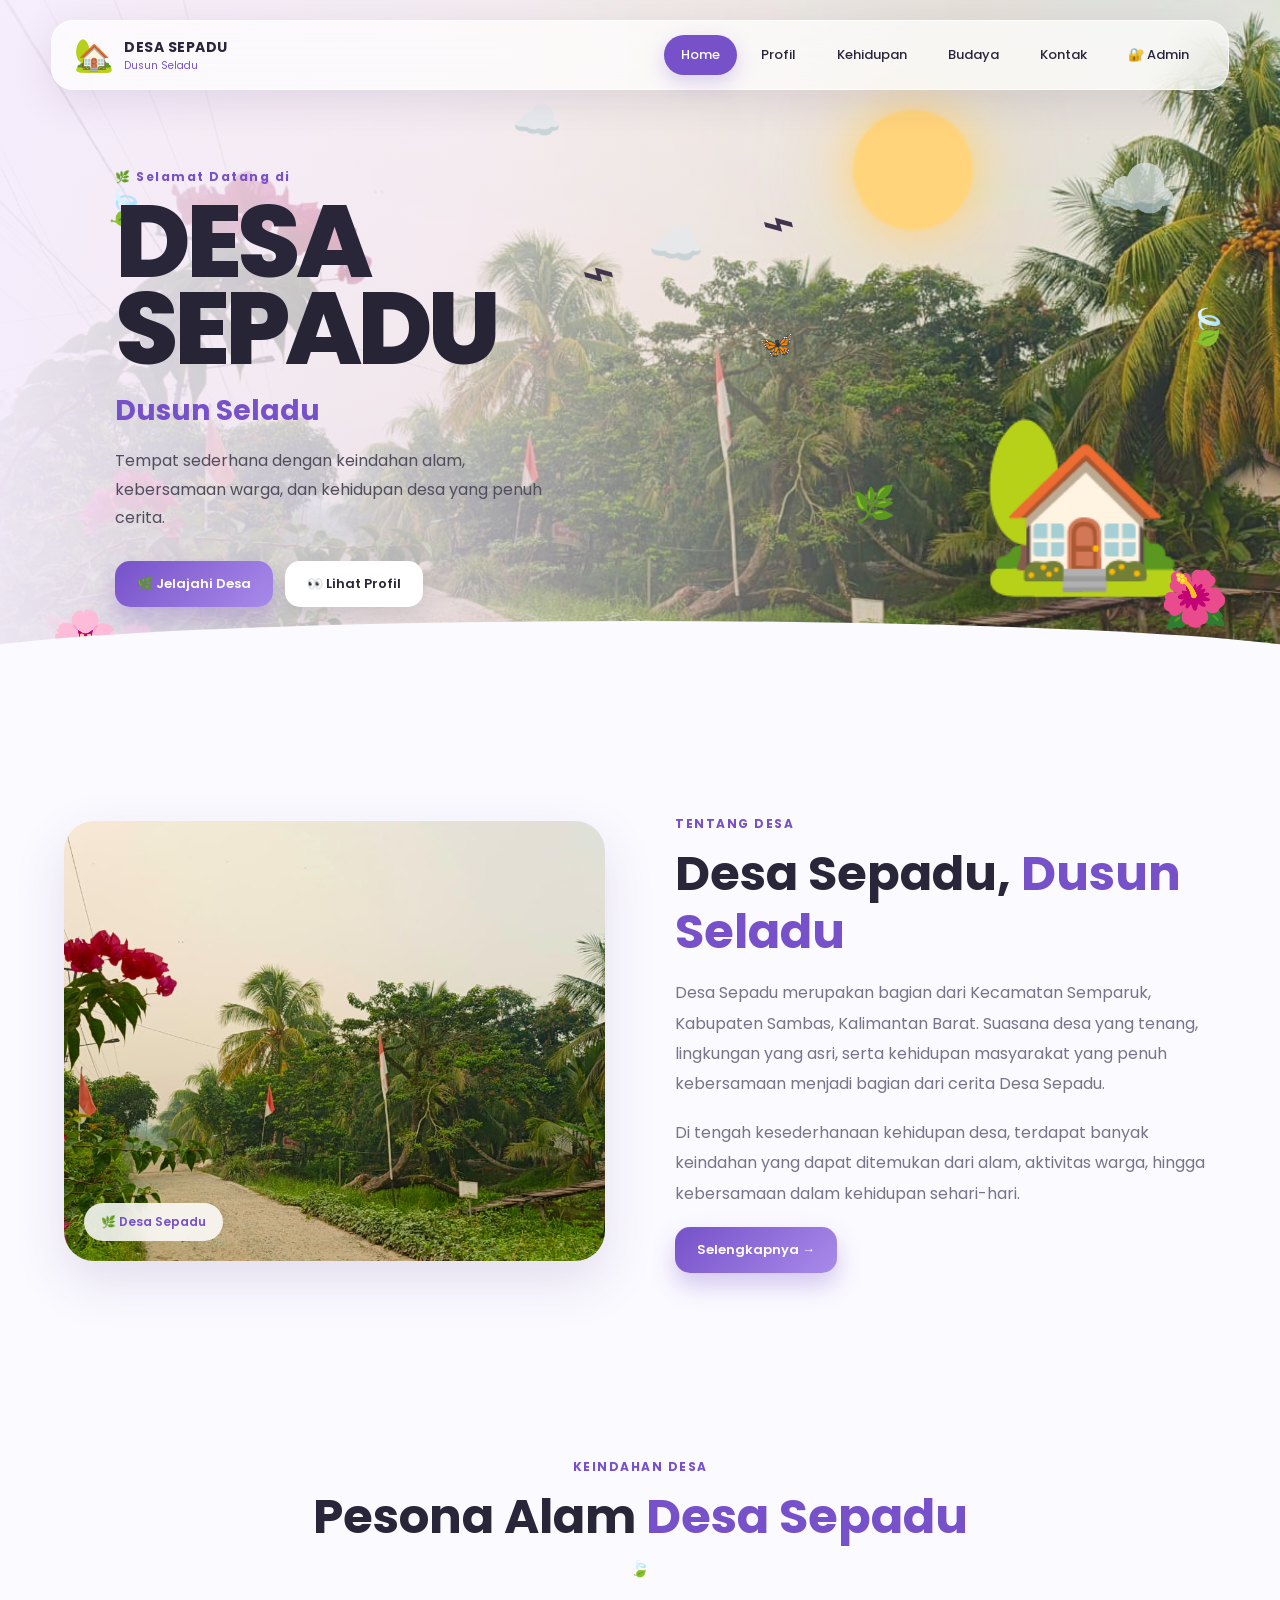
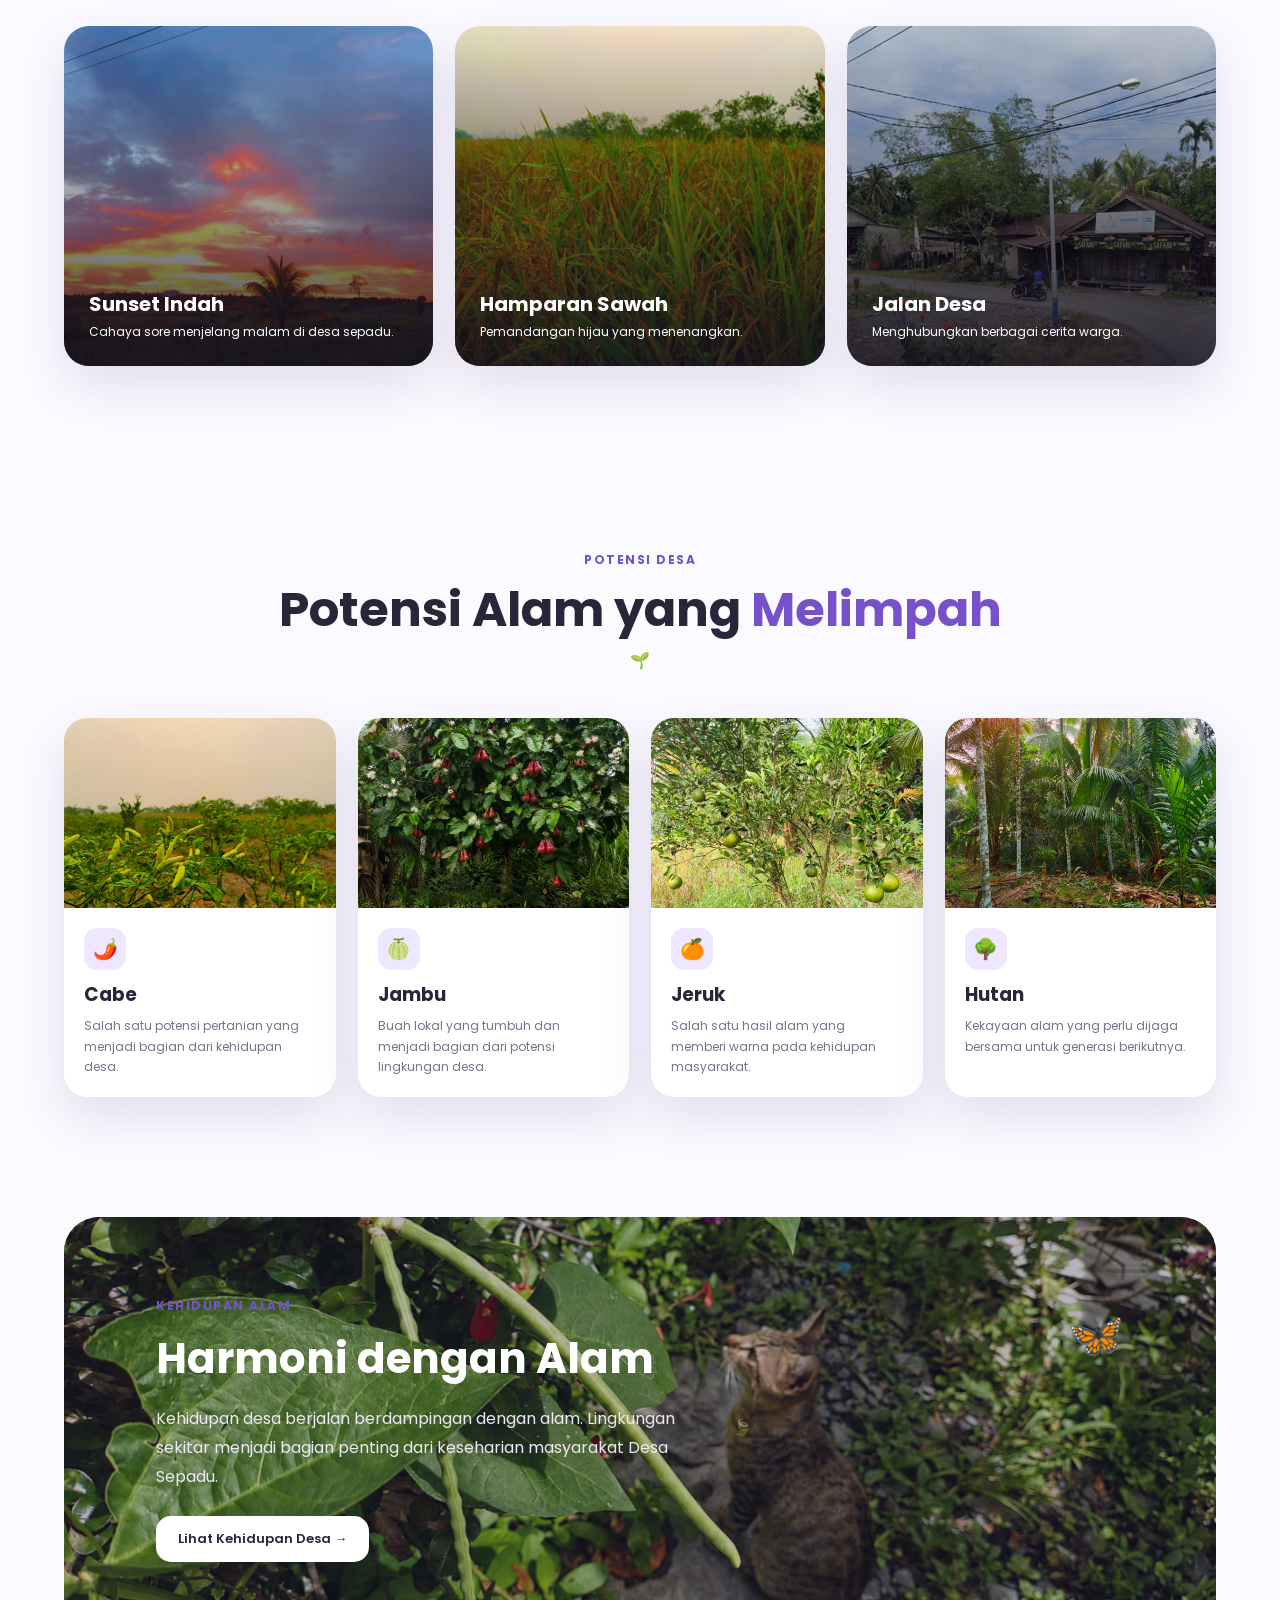
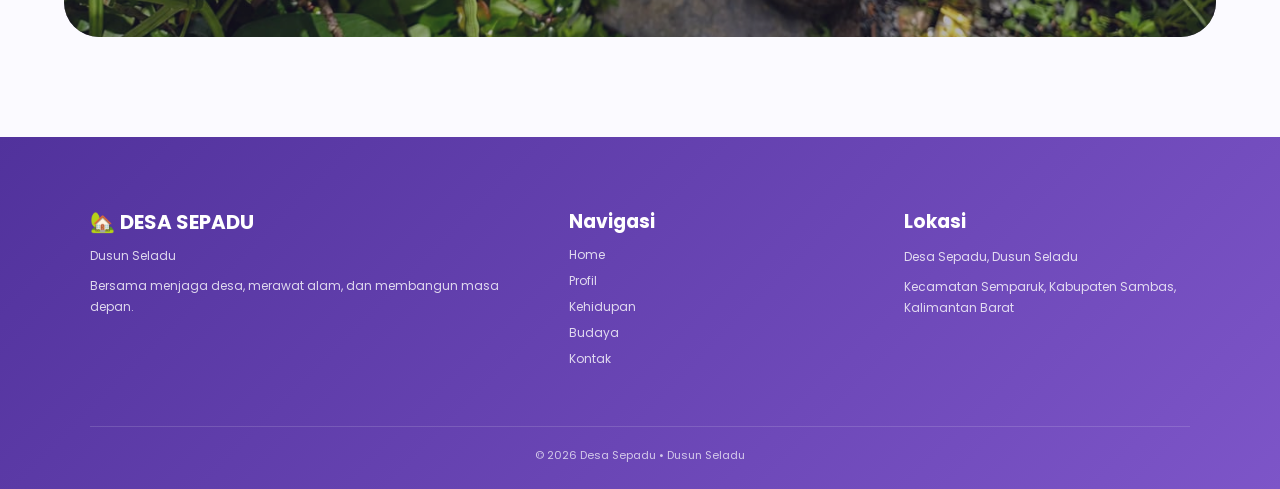
<file: index.html>
<!DOCTYPE html>
<html lang="id">
<head>
    <meta charset="UTF-8">
    <meta name="viewport" content="width=device-width, initial-scale=1.0">

    <title>Desa Sepadu | Dusun Seladu</title>

    <meta name="description"
        content="Website profil dan promosi Desa Sepadu, Dusun Seladu, Kecamatan Semparuk, Kabupaten Sambas, Kalimantan Barat.">

    <link rel="stylesheet" href="style.css">
    <link rel="icon" type="image/svg+xml" href="favicon.svg">
    <link rel="icon" type="image/png" href="favicon.png">
</head>

<body data-page="home">

    <!-- ================= NAVBAR ================= -->
    <header class="navbar" id="navbar">
        <a href="index.html" class="brand">
            <span class="brand-icon">🏡</span>
            <span>
                <strong>DESA SEPADU</strong>
                <small>Dusun Seladu</small>
            </span>
        </a>

        <nav class="nav-menu" id="navMenu">
            <a href="index.html" class="active">Home</a>
            <a href="profil.html">Profil</a>
            <a href="kehidupan.html">Kehidupan</a>
            <a href="budaya.html">Budaya</a>
            <a href="kontak.html">Kontak</a>
            <a href="admin.html">🔐 Admin</a>
        </nav>

        <button class="menu-toggle" id="menuToggle">☰</button>
    </header>


    <!-- ================= HERO ================= -->
    <section class="hero">

        <div class="hero-background"></div>

        <div class="sun"></div>

        <div class="cloud cloud-1">☁️</div>
        <div class="cloud cloud-2">☁️</div>
        <div class="cloud cloud-3">☁️</div>

        <div class="bird bird-1">⌁</div>
        <div class="bird bird-2">⌁</div>

        <div class="floating-leaf leaf-1">🍃</div>
        <div class="floating-leaf leaf-2">🌿</div>
        <div class="floating-leaf leaf-3">🍃</div>

        <div class="hero-content reveal">
            <span class="hero-label">🌿 Selamat Datang di</span>

            <h1>
                DESA
                <span>SEPADU</span>
            </h1>

            <h2>Dusun Seladu</h2>

            <p>
                Tempat sederhana dengan keindahan alam,
                kebersamaan warga, dan kehidupan desa
                yang penuh cerita.
            </p>

            <div class="hero-buttons">
                <a href="#tentang" class="btn btn-primary">
                    🌿 Jelajahi Desa
                </a>

                <a href="profil.html" class="btn btn-light">
                    👀 Lihat Profil
                </a>
            </div>
        </div>

        <div class="hero-house parallax">
            <div class="house">🏡</div>
        </div>

        <div class="flower flower-1">🌸</div>
        <div class="flower flower-2">🌺</div>
        <div class="butterfly">🦋</div>

        <div class="hero-wave"></div>
    </section>


    <!-- ================= TENTANG ================= -->
    <section class="section about" id="tentang">

        <div class="about-image reveal-left">
            <img src="suasana.jpeg"
                 alt="Suasana Desa Sepadu"
                 loading="lazy">

            <div class="image-badge">
                🌿 Desa Sepadu
            </div>
        </div>

        <div class="about-text reveal-right">

            <span class="section-label">TENTANG DESA</span>

            <h2>
                Desa Sepadu,
                <span>Dusun Seladu</span>
            </h2>

            <p>
                Desa Sepadu merupakan bagian dari Kecamatan Semparuk,
                Kabupaten Sambas, Kalimantan Barat. Suasana desa yang
                tenang, lingkungan yang asri, serta kehidupan masyarakat
                yang penuh kebersamaan menjadi bagian dari cerita Desa Sepadu.
            </p>

            <p>
                Di tengah kesederhanaan kehidupan desa, terdapat banyak
                keindahan yang dapat ditemukan dari alam, aktivitas warga,
                hingga kebersamaan dalam kehidupan sehari-hari.
            </p>

            <a href="profil.html" class="btn btn-primary">
                Selengkapnya →
            </a>
        </div>
    </section>


    <!-- ================= KEINDAHAN ================= -->
    <section class="section">

        <div class="section-heading reveal">
            <span class="section-label">KEINDAHAN DESA</span>

            <h2>
                Pesona Alam <span>Desa Sepadu</span>
            </h2>

            <div class="heading-line">🍃</div>
        </div>

        <div class="beauty-grid">

            <article class="photo-card reveal tilt-card">
                <img src="sunset.jpeg"
                     alt="Sunset Desa Sepadu"
                     loading="lazy">

                <div class="photo-overlay">
                    <h3>Sunset Indah</h3>
                    <p>Cahaya sore menjelang malam di desa sepadu.</p>
                </div>
            </article>

            <article class="photo-card reveal tilt-card">
                <img src="sawah.jpeg"
                     alt="Sawah Desa Sepadu"
                     loading="lazy">

                <div class="photo-overlay">
                    <h3>Hamparan Sawah</h3>
                    <p>Pemandangan hijau yang menenangkan.</p>
                </div>
            </article>

            <article class="photo-card reveal tilt-card">
                <img src="jalan.jpeg"
                     alt="Jalan Desa Sepadu"
                     loading="lazy">

                <div class="photo-overlay">
                    <h3>Jalan Desa</h3>
                    <p>Menghubungkan berbagai cerita warga.</p>
                </div>
            </article>

        </div>
    </section>


    <!-- ================= POTENSI ================= -->
    <section class="section potential-section">

        <div class="section-heading reveal">
            <span class="section-label">POTENSI DESA</span>

            <h2>
                Potensi Alam yang <span>Melimpah</span>
            </h2>

            <div class="heading-line">🌱</div>
        </div>

        <div class="potential-grid">

            <article class="potential-card reveal tilt-card">
                <img src="cabe.jpg" alt="Cabe">

                <div>
                    <span class="card-icon">🌶️</span>
                    <h3>Cabe</h3>
                    <p>
                        Salah satu potensi pertanian yang
                        menjadi bagian dari kehidupan desa.
                    </p>
                </div>
            </article>

            <article class="potential-card reveal tilt-card">
                <img src="jambu.jpeg" alt="Jambu">

                <div>
                    <span class="card-icon">🍈</span>
                    <h3>Jambu</h3>
                    <p>
                        Buah lokal yang tumbuh dan menjadi
                        bagian dari potensi lingkungan desa.
                    </p>
                </div>
            </article>

            <article class="potential-card reveal tilt-card">
                <img src="jeruk.jpeg" alt="Jeruk">

                <div>
                    <span class="card-icon">🍊</span>
                    <h3>Jeruk</h3>
                    <p>
                        Salah satu hasil alam yang memberi
                        warna pada kehidupan masyarakat.
                    </p>
                </div>
            </article>

            <article class="potential-card reveal tilt-card">
                <img src="hutan.jpeg" alt="Hutan">

                <div>
                    <span class="card-icon">🌳</span>
                    <h3>Hutan</h3>
                    <p>
                        Kekayaan alam yang perlu dijaga
                        bersama untuk generasi berikutnya.
                    </p>
                </div>
            </article>

        </div>
    </section>


    <!-- ================= ALAM ================= -->
    <section class="nature-banner">

        <div class="nature-content reveal">
            <span class="section-label">KEHIDUPAN ALAM</span>

            <h2>Harmoni dengan Alam</h2>

            <p>
                Kehidupan desa berjalan berdampingan dengan alam.
                Lingkungan sekitar menjadi bagian penting dari
                keseharian masyarakat Desa Sepadu.
            </p>

            <a href="kehidupan.html" class="btn btn-light">
                Lihat Kehidupan Desa →
            </a>
        </div>

        <img src="hewan.jpeg"
             alt="Hewan di lingkungan desa"
             loading="lazy">

        <div class="nature-decor">🦋</div>
        <div class="nature-leaf">🍃</div>
    </section>
<!-- ================= FOOTER ================= -->
    <footer class="footer">

        <div class="footer-wave"></div>

        <div class="footer-content">

            <div>
                <div class="footer-brand">
                    🏡 <strong>DESA SEPADU</strong>
                </div>

                <p>
                    Dusun Seladu
                </p>

                <p>
                    Bersama menjaga desa, merawat alam,
                    dan membangun masa depan.
                </p>
            </div>

            <div>
                <h3>Navigasi</h3>

                <a href="index.html">Home</a>
                <a href="profil.html">Profil</a>
                <a href="kehidupan.html">Kehidupan</a>
                <a href="budaya.html">Budaya</a>
                <a href="kontak.html">Kontak</a>
            </div>

            <div>
                <h3>Lokasi</h3>

                <p>
                    Desa Sepadu, Dusun Seladu
                </p>

                <p>
                    Kecamatan Semparuk,
                    Kabupaten Sambas,
                    Kalimantan Barat
                </p>
            </div>

        </div>

        <div class="copyright">
            © 2026 Desa Sepadu • Dusun Seladu
        </div>
    </footer>


    <button id="backTop" class="back-top">↑</button>

    <script src="script.js"></script>
</body>
</html>
</file>
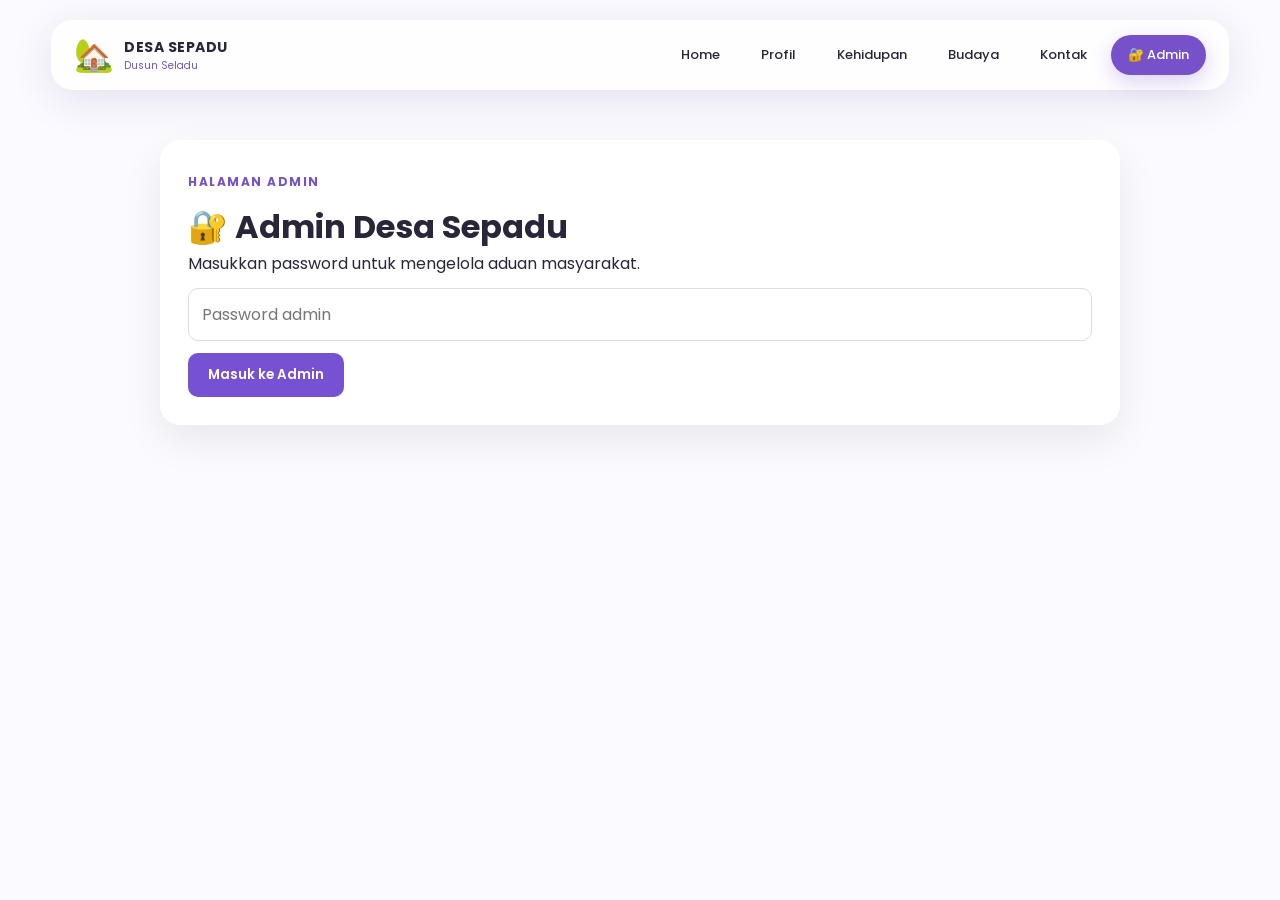
<file: admin.html>
<!DOCTYPE html>
<html lang="id">
<head>
    <meta charset="UTF-8">
    <meta name="viewport" content="width=device-width, initial-scale=1.0">
    <title>Admin Aduan | Desa Sepadu</title>
    <link rel="stylesheet" href="style.css">
    <link rel="icon" type="image/png" href="favicon.png">
    <style>
        .admin-wrap{max-width:1000px;margin:120px auto 60px;padding:20px}
        .admin-panel{background:#fff;border-radius:20px;padding:28px;box-shadow:0 15px 40px rgba(0,0,0,.08);margin-bottom:20px}
        .admin-row{border:1px solid #eee;border-radius:15px;padding:20px;margin:15px 0}
        .admin-row textarea{width:100%;box-sizing:border-box;padding:12px;border:1px solid #ddd;border-radius:10px;min-height:110px;margin:12px 0;font-family:inherit;resize:vertical}
        .admin-input{width:100%;box-sizing:border-box;padding:13px;margin:12px 0;border:1px solid #ddd;border-radius:10px;font:inherit}
        .admin-btn{padding:12px 20px;border:0;border-radius:10px;cursor:pointer;background:#7651d1;color:#fff;font-weight:600}
        .admin-btn:disabled{opacity:.6;cursor:not-allowed}
        .admin-hidden{display:none!important}
        .admin-badge{display:inline-block;padding:5px 10px;border-radius:20px;background:#f1ecff;margin:6px 0}
        .admin-error{color:#c0392b}.admin-success{color:#16834b}
        .admin-top{display:flex;justify-content:space-between;align-items:center;gap:15px;flex-wrap:wrap}
        .admin-empty{padding:20px;border-radius:12px;background:#f7f5fb}
    </style>
</head>
<body>
<header class="navbar" id="navbar">
    <a href="index.html" class="brand">
        <span class="brand-icon">🏡</span>
        <span><strong>DESA SEPADU</strong><small>Dusun Seladu</small></span>
    </a>
    <nav class="nav-menu" id="navMenu">
        <a href="index.html">Home</a>
        <a href="profil.html">Profil</a>
        <a href="kehidupan.html">Kehidupan</a>
        <a href="budaya.html">Budaya</a>
        <a href="kontak.html">Kontak</a>
        <a href="admin.html" class="active">🔐 Admin</a>
    </nav>
    <button class="menu-toggle" id="menuToggle">☰</button>
</header>

<main class="admin-wrap">
    <div class="admin-panel" id="loginPanel">
        <span class="section-label">HALAMAN ADMIN</span>
        <h1>🔐 Admin Desa Sepadu</h1>
        <p>Masukkan password untuk mengelola aduan masyarakat.</p>
        <input class="admin-input" id="adminPassword" type="password" placeholder="Password admin">
        <button class="admin-btn" id="loginBtn">Masuk ke Admin</button>
        <p id="loginMsg" class="admin-error"></p>
    </div>

    <div class="admin-panel admin-hidden" id="dashboard">
        <div class="admin-top">
            <div>
                <span class="section-label">PENGELOLAAN ADUAN</span>
                <h1>📋 Daftar Aduan Masyarakat</h1>
                <p>Admin dapat melihat aduan dan memberikan jawaban.</p>
            </div>
            <button class="admin-btn" id="refreshBtn">↻ Muat Ulang</button>
        </div>
        <div id="list"><div class="admin-empty">Memuat aduan...</div></div>
    </div>
</main>

<script src="script.js"></script>
<script>
const ADUAN_SCRIPT_URL = "https://script.google.com/macros/s/AKfycbwd0QoKtKUalUxUg7uIoKCjoiIgQref7khPk0RsajnvT6elws32OZEl_12Xi70ZoNgf/exec";
const PASSWORD = "Sepadu2026!";
const loginPanel = document.getElementById("loginPanel");
const dashboard = document.getElementById("dashboard");
const list = document.getElementById("list");
const passwordInput = document.getElementById("adminPassword");
const loginMsg = document.getElementById("loginMsg");

function esc(value){
    return String(value ?? "").replace(/[&<>"']/g, c => ({"&":"&amp;","<":"&lt;",">":"&gt;",'"':"&quot;","'":"&#39;"}[c]));
}

async function loginAdmin(){
    const pass = passwordInput.value;
    if(pass !== PASSWORD){
        loginMsg.textContent = "Password salah.";
        return;
    }
    loginMsg.textContent = "";
    loginPanel.classList.add("admin-hidden");
    dashboard.classList.remove("admin-hidden");
    sessionStorage.setItem("sepaduAdminLogin", "1");
    await renderAduan();
}

document.getElementById("loginBtn").addEventListener("click", loginAdmin);
passwordInput.addEventListener("keydown", e => { if(e.key === "Enter") loginAdmin(); });
document.getElementById("refreshBtn").addEventListener("click", renderAduan);

async function renderAduan(){
    list.innerHTML = '<div class="admin-empty">Memuat aduan...</div>';
    try{
        const response = await fetch(`${ADUAN_SCRIPT_URL}?action=list&password=${encodeURIComponent(PASSWORD)}`);
        const result = await response.json();

        if(!Array.isArray(result)){
            list.innerHTML = '<div class="admin-empty">Data aduan belum dapat dimuat.</div>';
            return;
        }

        if(!result.length){
            list.innerHTML = '<div class="admin-empty">Belum ada aduan masyarakat.</div>';
            return;
        }

        list.innerHTML = result.map((x,index) => `
            <div class="admin-row">
                <strong>${esc(x.token)}</strong><br>
                <span class="admin-badge">${esc(x.status || "Belum dijawab")}</span>
                <p><b>Nama:</b> ${esc(x.nama)}</p>
                <p><b>Kategori:</b> ${esc(x.kategori || "-")}</p>
                <p><b>Judul:</b> ${esc(x.judul)}</p>
                <p><b>Isi Aduan:</b><br>${esc(x.isi_aduan).replace(/\n/g,"<br>")}</p>
                <p><b>Tanggal:</b> ${esc(x.waktu)}</p>
                <textarea id="jawaban-${index}" placeholder="Tulis jawaban admin...">${esc(x.jawaban || "")}</textarea>
                <button class="admin-btn" onclick="simpanJawaban('${encodeURIComponent(x.token)}', ${index})">💬 Simpan Jawaban</button>
            </div>
        `).join("");
    }catch(error){
        console.error(error);
        list.innerHTML = '<div class="admin-empty">Gagal terhubung ke Apps Script. Periksa deployment Web App.</div>';
    }
}

async function simpanJawaban(encodedToken,index){
    const token = decodeURIComponent(encodedToken);
    const textarea = document.getElementById(`jawaban-${index}`);
    const jawaban = textarea.value.trim();
    if(!jawaban){ alert("Jawaban tidak boleh kosong."); return; }

    try{
        await fetch(ADUAN_SCRIPT_URL, {
            method: "POST",
            mode: "no-cors",
            body: new URLSearchParams({action:"answer", password:PASSWORD, token, jawaban})
        });
        alert("Jawaban dikirim. Silakan muat ulang daftar aduan untuk melihat status terbaru.");
        await renderAduan();
    }catch(error){
        console.error(error);
        alert("Jawaban gagal dikirim. Periksa koneksi Apps Script.");
    }
}

if(sessionStorage.getItem("sepaduAdminLogin") === "1"){
    loginPanel.classList.add("admin-hidden");
    dashboard.classList.remove("admin-hidden");
    renderAduan();
}
</script>
</body>
</html>
</file>
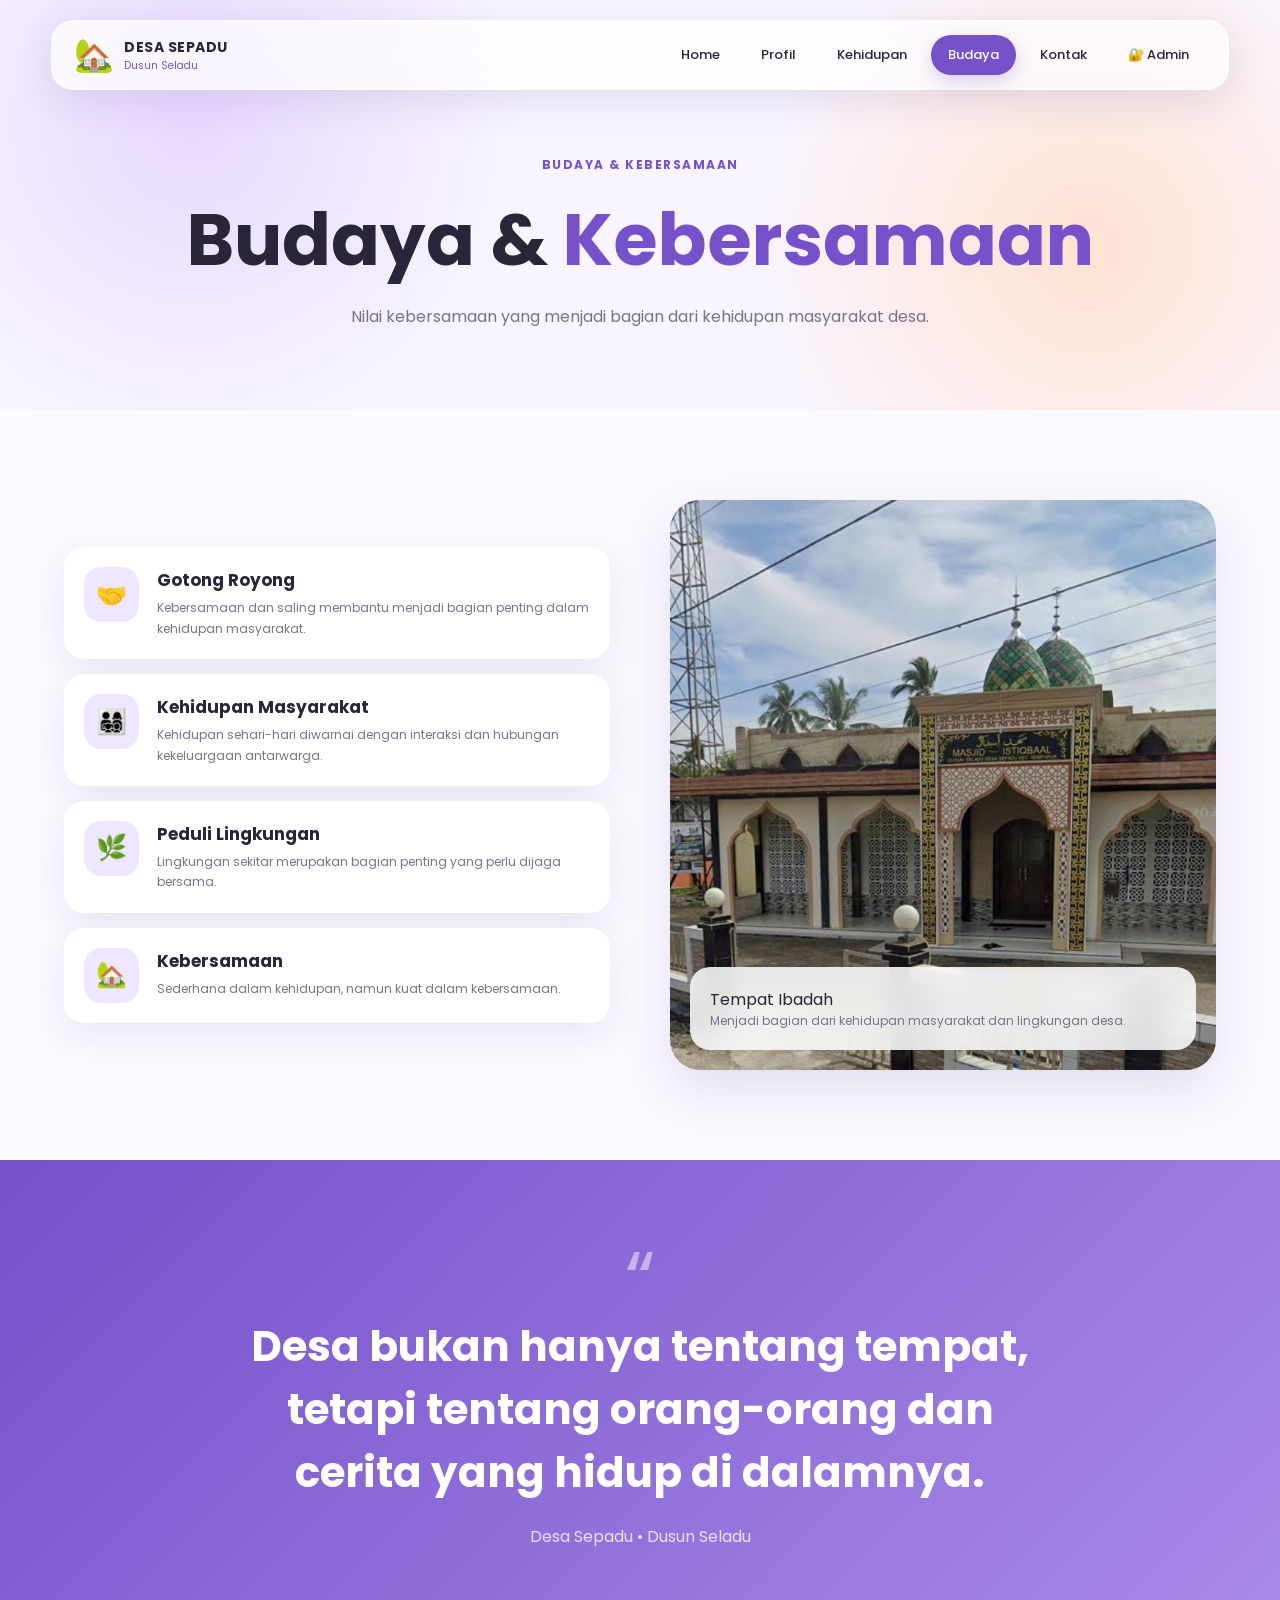
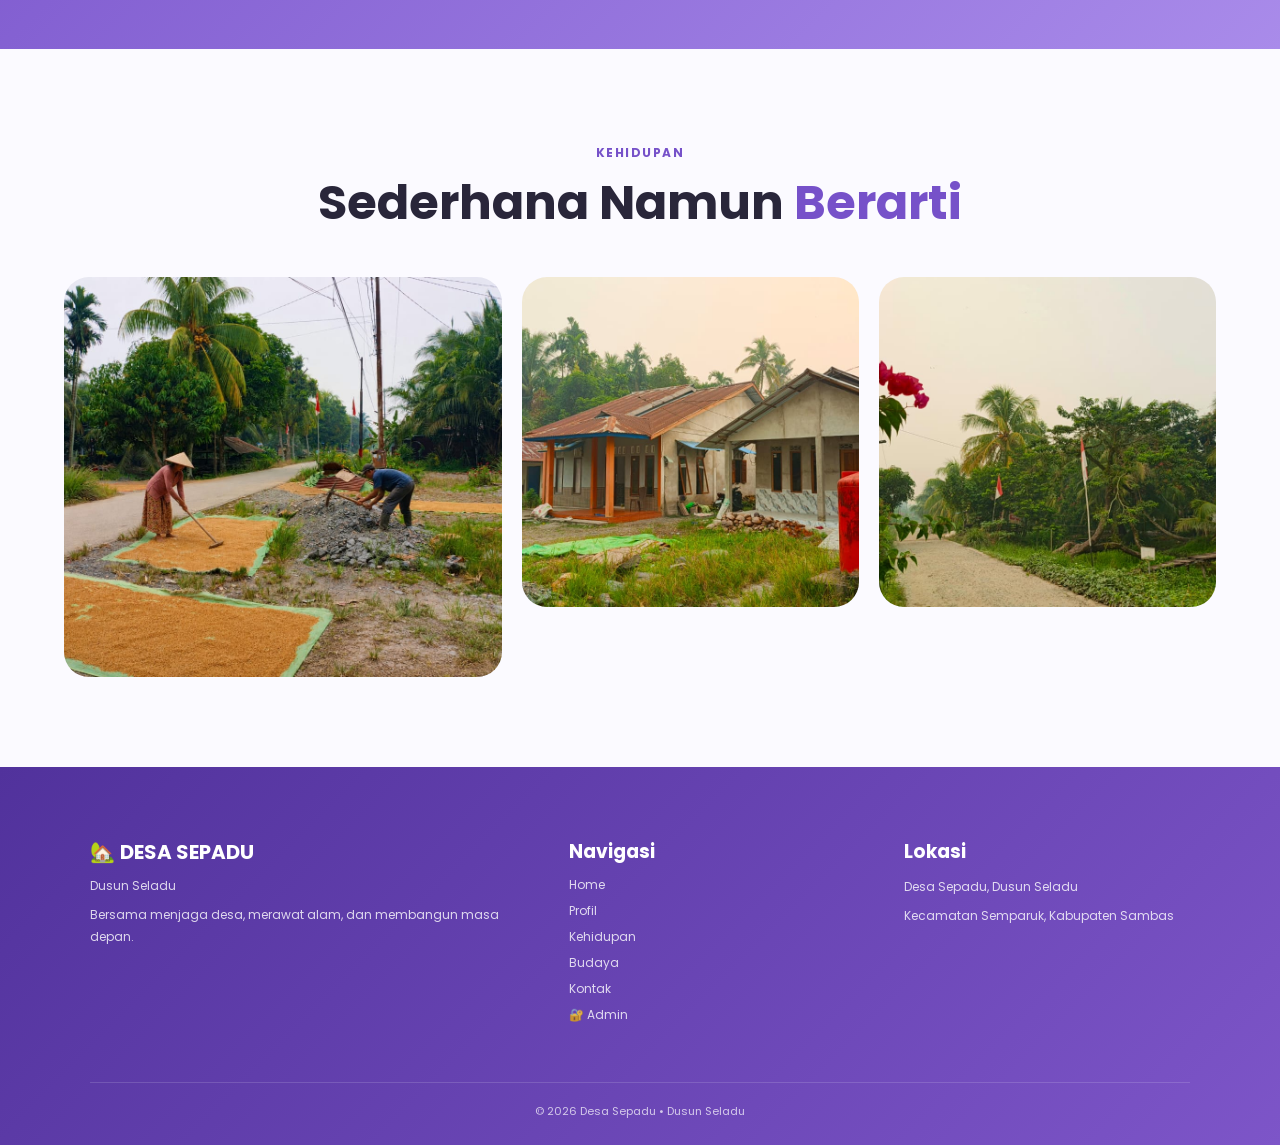
<file: budaya.html>
<!DOCTYPE html>
<html lang="id">

<head>

    <meta charset="UTF-8">

    <meta name="viewport"
          content="width=device-width, initial-scale=1.0">

    <title>Budaya | Desa Sepadu</title>

    <link rel="stylesheet" href="style.css">

    <link rel="icon" type="image/svg+xml" href="favicon.svg">
    <link rel="icon" type="image/png" href="favicon.png">
</head>

<body data-page="budaya">

<header class="navbar" id="navbar">

    <a href="index.html" class="brand">

        <span class="brand-icon">🏡</span>

        <span>
            <strong>DESA SEPADU</strong>
            <small>Dusun Seladu</small>
        </span>

    </a>


    <nav class="nav-menu" id="navMenu">

        <a href="index.html">Home</a>

        <a href="profil.html">Profil</a>

        <a href="kehidupan.html">
            Kehidupan
        </a>

        <a href="budaya.html" class="active">
            Budaya
        </a>

        <a href="kontak.html">
            Kontak
        </a>

    
        <a href="admin.html">🔐 Admin</a>
    </nav>

    <button class="menu-toggle" id="menuToggle">
        ☰
    </button>

</header>


<section class="page-hero">

    <div class="page-title reveal">

        <span class="section-label">
            BUDAYA & KEBERSAMAAN
        </span>

        <h1>
            Budaya &
            <span>Kebersamaan</span>
        </h1>

        <p>
            Nilai kebersamaan yang menjadi bagian
            dari kehidupan masyarakat desa.
        </p>

    </div>

</section>


<section class="section">

    <div class="culture-layout">

        <div class="culture-list">

            <article class="culture-item reveal">

                <div class="culture-icon">
                    🤝
                </div>

                <div>

                    <h3>
                        Gotong Royong
                    </h3>

                    <p>
                        Kebersamaan dan saling membantu
                        menjadi bagian penting dalam
                        kehidupan masyarakat.
                    </p>

                </div>

            </article>


            <article class="culture-item reveal">

                <div class="culture-icon">
                    👨‍👩‍👧‍👦
                </div>

                <div>

                    <h3>
                        Kehidupan Masyarakat
                    </h3>

                    <p>
                        Kehidupan sehari-hari diwarnai
                        dengan interaksi dan hubungan
                        kekeluargaan antarwarga.
                    </p>

                </div>

            </article>


            <article class="culture-item reveal">

                <div class="culture-icon">
                    🌿
                </div>

                <div>

                    <h3>
                        Peduli Lingkungan
                    </h3>

                    <p>
                        Lingkungan sekitar merupakan
                        bagian penting yang perlu dijaga
                        bersama.
                    </p>

                </div>

            </article>


            <article class="culture-item reveal">

                <div class="culture-icon">
                    🏡
                </div>

                <div>

                    <h3>
                        Kebersamaan
                    </h3>

                    <p>
                        Sederhana dalam kehidupan,
                        namun kuat dalam kebersamaan.
                    </p>

                </div>

            </article>

        </div>


        <div class="culture-image reveal-right">

            <img src="masjid.jpeg"
                 alt="Masjid di Desa Sepadu">

            <div class="culture-caption">

                
                    Tempat Ibadah
                

                <p>
                    Menjadi bagian dari kehidupan
                    masyarakat dan lingkungan desa.
                </p>

            </div>

        </div>

    </div>

</section>


<section class="quote-section">

    <div class="quote-content reveal">

        <span>“</span>

        <h2>
            Desa bukan hanya tentang tempat,
            tetapi tentang orang-orang dan
            cerita yang hidup di dalamnya.
        </h2>

        <p>
            Desa Sepadu • Dusun Seladu
        </p>

    </div>

</section>


<section class="section">

    <div class="section-heading reveal">

        <span class="section-label">
            KEHIDUPAN
        </span>

        <h2>
            Sederhana Namun
            <span>Berarti</span>
        </h2>

    </div>


    <div class="culture-gallery">

        <img class="reveal"
             src="kegiatan_warga.jpeg"
             alt="Kegiatan warga">

        <img class="reveal"
             src="rumah_warga.jpeg"
             alt="Rumah warga">

        <img class="reveal"
             src="suasana.jpeg"
             alt="Suasana desa">

    </div>

</section>


<footer class="footer">

    <div class="footer-content">

        <div>

            <div class="footer-brand">
                🏡 <strong>DESA SEPADU</strong>
            </div>

            <p>
                Dusun Seladu
            </p>

            <p>
                Bersama menjaga desa, merawat alam,
                dan membangun masa depan.
            </p>

        </div>


        <div>

            <h3>Navigasi</h3>

            <a href="index.html">Home</a>
            <a href="profil.html">Profil</a>
            <a href="kehidupan.html">Kehidupan</a>
            <a href="budaya.html">Budaya</a>
            <a href="kontak.html">Kontak</a>
            <a href="admin.html">🔐 Admin</a>

        </div>


        <div>

            <h3>Lokasi</h3>

            <p>
                Desa Sepadu, Dusun Seladu
            </p>

            <p>
                Kecamatan Semparuk,
                Kabupaten Sambas
            </p>

        </div>

    </div>


    <div class="copyright">
        © 2026 Desa Sepadu • Dusun Seladu
    </div>

</footer>


<button id="backTop" class="back-top">
    ↑
</button>


<script src="script.js"></script>

</body>
</html>
</file>
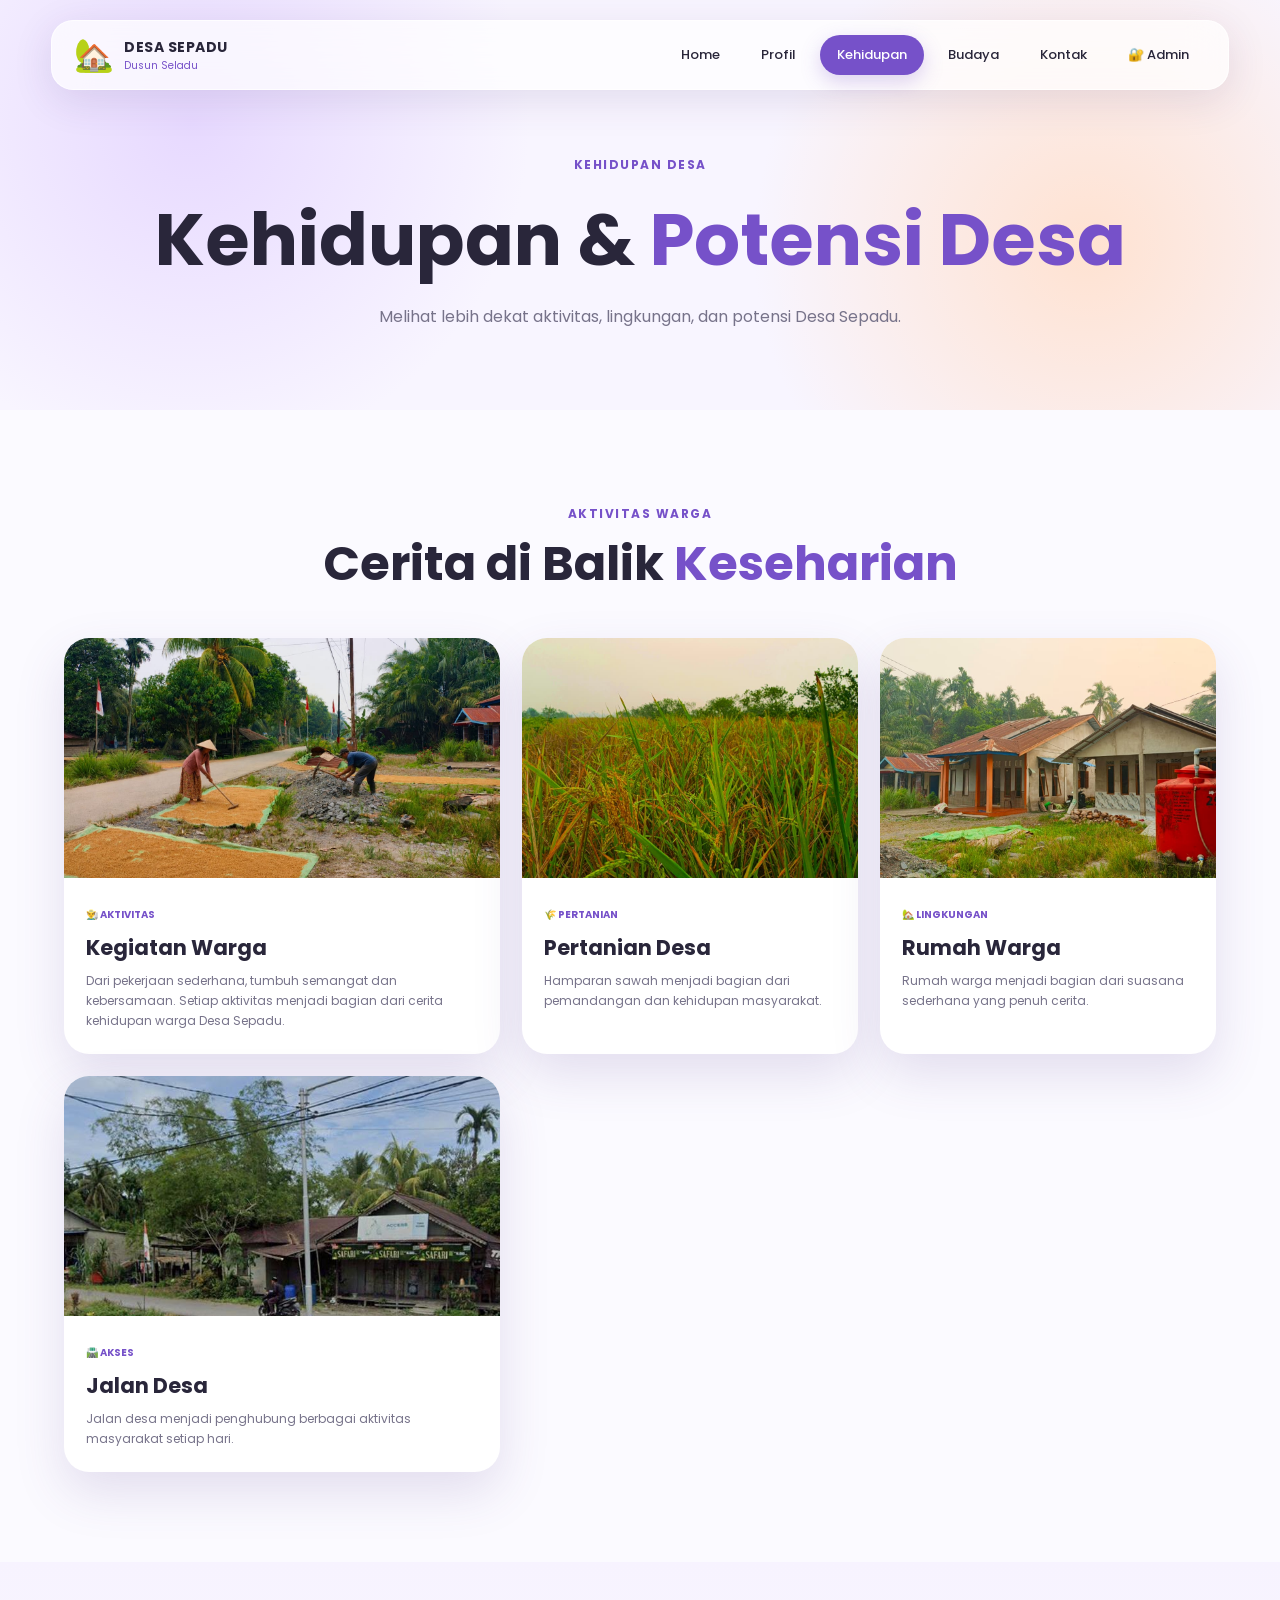
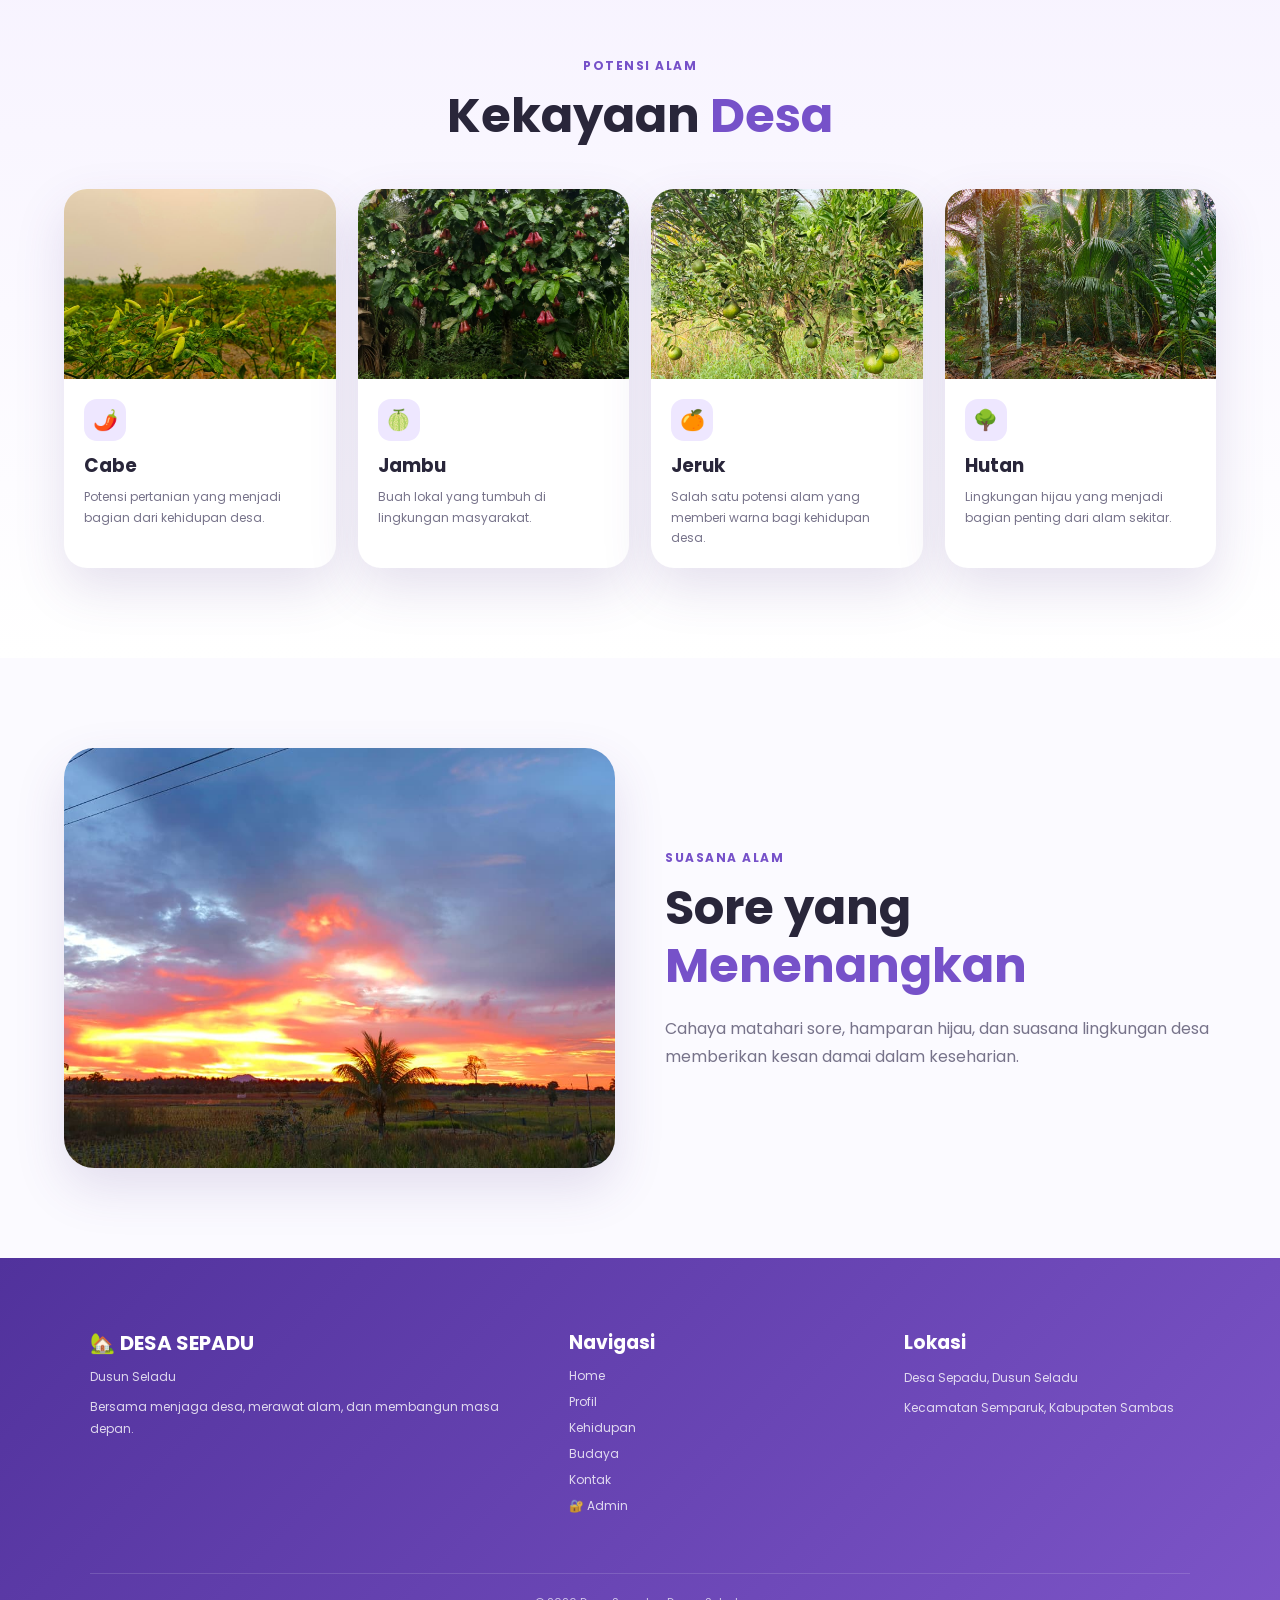
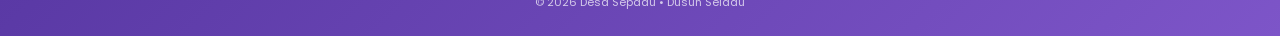
<file: kehidupan.html>
<!DOCTYPE html>
<html lang="id">
<head>

    <meta charset="UTF-8">
    <meta name="viewport"
          content="width=device-width, initial-scale=1.0">

    <title>Kehidupan | Desa Sepadu</title>

    <link rel="stylesheet" href="style.css">

    <link rel="icon" type="image/svg+xml" href="favicon.svg">
    <link rel="icon" type="image/png" href="favicon.png">
</head>

<body data-page="kehidupan">

<header class="navbar" id="navbar">

    <a href="index.html" class="brand">

        <span class="brand-icon">🏡</span>

        <span>
            <strong>DESA SEPADU</strong>
            <small>Dusun Seladu</small>
        </span>

    </a>

    <nav class="nav-menu" id="navMenu">

        <a href="index.html">Home</a>

        <a href="profil.html">Profil</a>

        <a href="kehidupan.html" class="active">
            Kehidupan
        </a>

        <a href="budaya.html">Budaya</a>

        <a href="kontak.html">Kontak</a>

    
        <a href="admin.html">🔐 Admin</a>
    </nav>

    <button class="menu-toggle" id="menuToggle">
        ☰
    </button>

</header>


<section class="page-hero">

    <div class="page-title reveal">

        <span class="section-label">
            KEHIDUPAN DESA
        </span>

        <h1>
            Kehidupan &
            <span>Potensi Desa</span>
        </h1>

        <p>
            Melihat lebih dekat aktivitas, lingkungan,
            dan potensi Desa Sepadu.
        </p>

    </div>

</section>


<section class="section">

    <div class="section-heading reveal">

        <span class="section-label">
            AKTIVITAS WARGA
        </span>

        <h2>
            Cerita di Balik
            <span>Keseharian</span>
        </h2>

    </div>


    <div class="life-grid">

        <article class="life-card large reveal tilt-card">

            <img src="kegiatan_warga.jpeg"
                 alt="Kegiatan warga">

            <div class="life-content">

                <span>👨‍🌾 AKTIVITAS</span>

                <h3>Kegiatan Warga</h3>

                <p>
                    Dari pekerjaan sederhana,
                    tumbuh semangat dan kebersamaan.
                    Setiap aktivitas menjadi bagian dari cerita kehidupan warga Desa Sepadu.
                </p>

            </div>

        </article>


        <article class="life-card reveal tilt-card">

            <img src="sawah.jpeg"
                 alt="Sawah">

            <div class="life-content">

                <span>🌾 PERTANIAN</span>

                <h3>Pertanian Desa</h3>

                <p>
                    Hamparan sawah menjadi bagian dari
                    pemandangan dan kehidupan masyarakat.
                </p>

            </div>

        </article>


        <article class="life-card reveal tilt-card">

            <img src="rumah_warga.jpeg"
                 alt="Rumah warga">

            <div class="life-content">

                <span>🏡 LINGKUNGAN</span>

                <h3>Rumah Warga</h3>

                <p>
                    Rumah warga menjadi bagian dari
                    suasana sederhana yang penuh cerita.
                </p>

            </div>

        </article>


        <article class="life-card reveal tilt-card">

            <img src="jalan.jpeg"
                 alt="Jalan desa">

            <div class="life-content">

                <span>🛣️ AKSES</span>

                <h3>Jalan Desa</h3>

                <p>
                    Jalan desa menjadi penghubung berbagai
                    aktivitas masyarakat setiap hari.
                </p>

            </div>

        </article>

    </div>

</section>


<section class="section soft-section">

    <div class="section-heading reveal">

        <span class="section-label">
            POTENSI ALAM
        </span>

        <h2>
            Kekayaan <span>Desa</span>
        </h2>

    </div>


    <div class="potential-grid">

        <article class="potential-card reveal tilt-card">

            <img src="cabe.jpg" alt="Cabe">

            <div>

                <span class="card-icon">🌶️</span>

                <h3>Cabe</h3>

                <p>
                    Potensi pertanian yang menjadi bagian
                    dari kehidupan desa.
                </p>

            </div>

        </article>


        <article class="potential-card reveal tilt-card">

            <img src="jambu.jpeg" alt="Jambu">

            <div>

                <span class="card-icon">🍈</span>

                <h3>Jambu</h3>

                <p>
                    Buah lokal yang tumbuh di lingkungan
                    masyarakat.
                </p>

            </div>

        </article>


        <article class="potential-card reveal tilt-card">

            <img src="jeruk.jpeg" alt="Jeruk">

            <div>

                <span class="card-icon">🍊</span>

                <h3>Jeruk</h3>

                <p>
                    Salah satu potensi alam yang memberi
                    warna bagi kehidupan desa.
                </p>

            </div>

        </article>


        <article class="potential-card reveal tilt-card">

            <img src="hutan.jpeg" alt="Hutan">

            <div>

                <span class="card-icon">🌳</span>

                <h3>Hutan</h3>

                <p>
                    Lingkungan hijau yang menjadi bagian
                    penting dari alam sekitar.
                </p>

            </div>

        </article>

    </div>

</section>


<section class="section">

    <div class="nature-highlight reveal">

        <img src="sunset.jpeg"
             alt="Sunset">

        <div>

            <span class="section-label">
                SUASANA ALAM
            </span>

            <h2>
                Sore yang
                <span>Menenangkan</span>
            </h2>

            <p>
                Cahaya matahari sore, hamparan hijau,
                dan suasana lingkungan desa memberikan
                kesan damai dalam keseharian.
            </p>

        </div>

    </div>

</section>


<footer class="footer">

    <div class="footer-content">

        <div>
            <div class="footer-brand">
                🏡 <strong>DESA SEPADU</strong>
            </div>
            <p>Dusun Seladu</p>
            <p>
                Bersama menjaga desa, merawat alam,
                dan membangun masa depan.
            </p>
        </div>

        <div>

            <h3>Navigasi</h3>

            <a href="index.html">Home</a>
            <a href="profil.html">Profil</a>
            <a href="kehidupan.html">Kehidupan</a>
            <a href="budaya.html">Budaya</a>
            <a href="kontak.html">Kontak</a>
            <a href="admin.html">🔐 Admin</a>

        </div>

        <div>

            <h3>Lokasi</h3>

            <p>
                Desa Sepadu, Dusun Seladu
            </p>

            <p>
                Kecamatan Semparuk,
                Kabupaten Sambas
            </p>

        </div>

    </div>

    <div class="copyright">
        © 2026 Desa Sepadu • Dusun Seladu
    </div>

</footer>

<button id="backTop" class="back-top">↑</button>

<script src="script.js"></script>

</body>
</html>
</file>
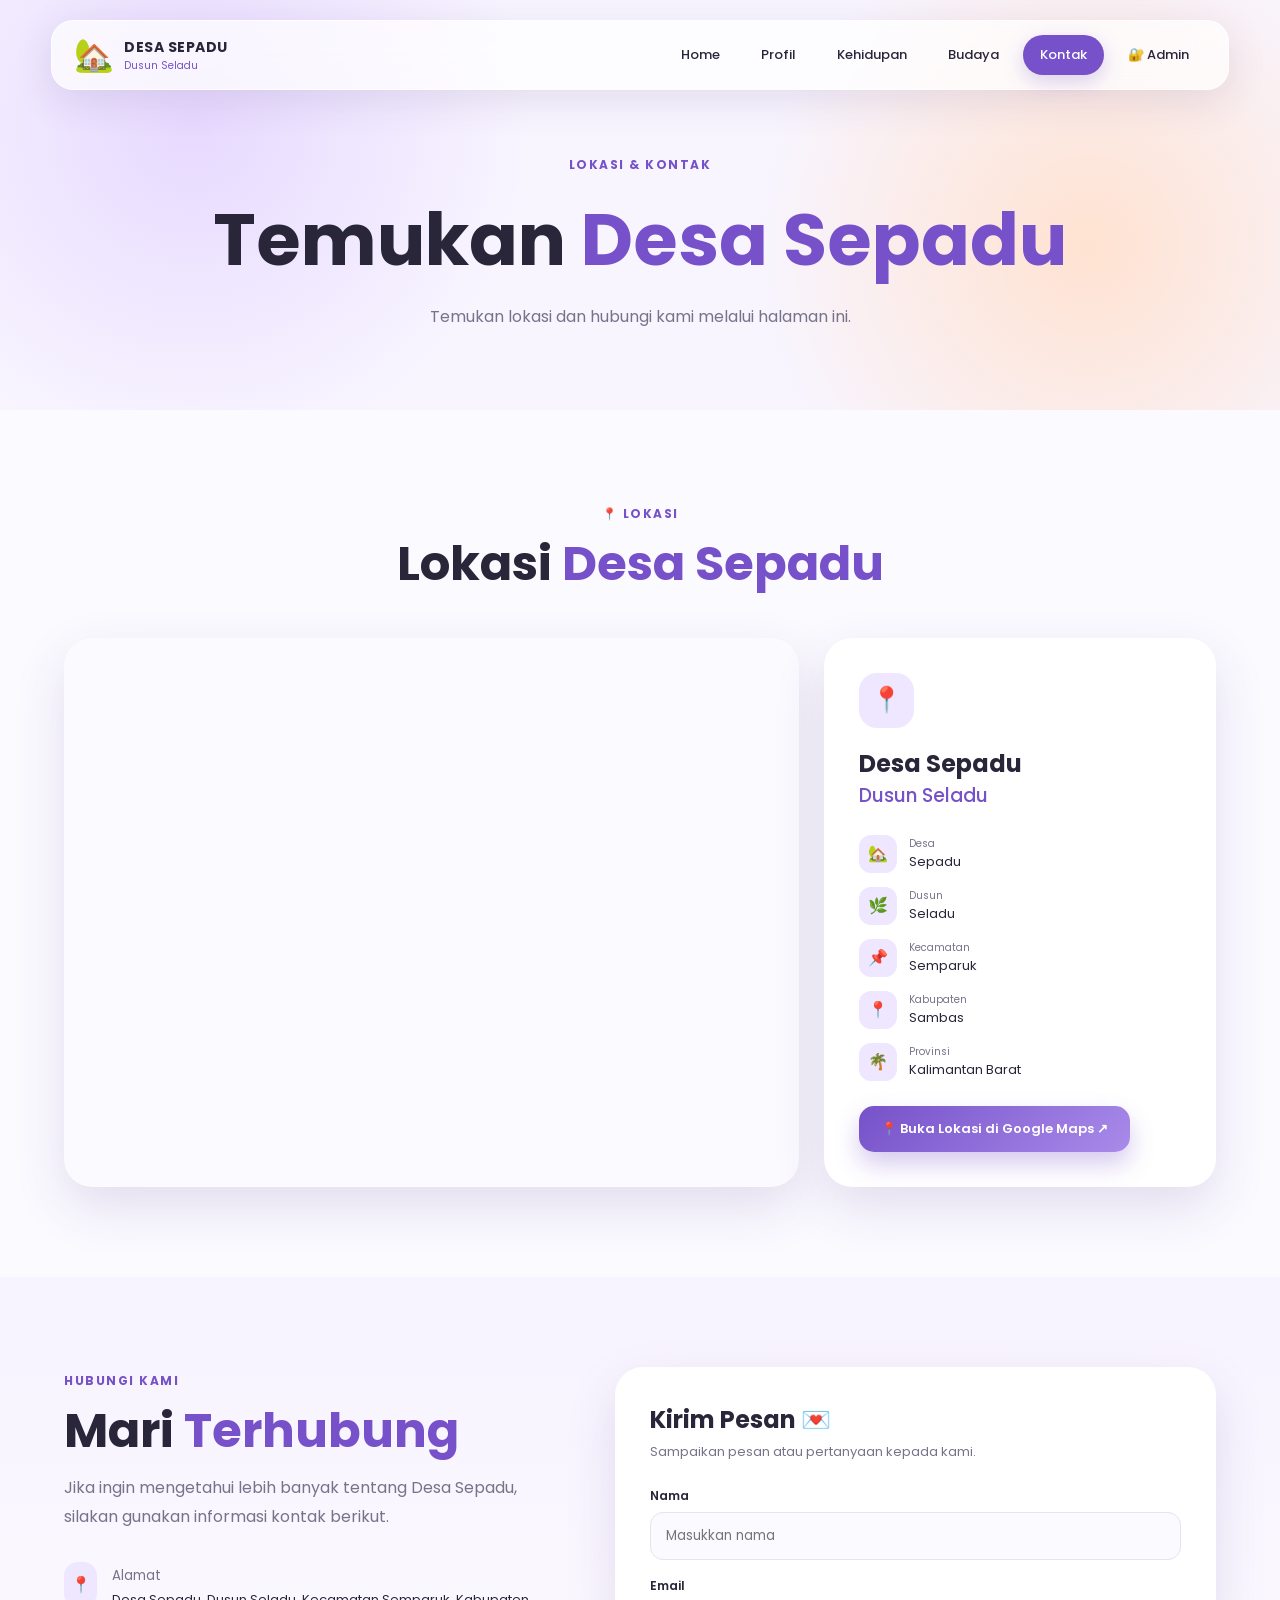
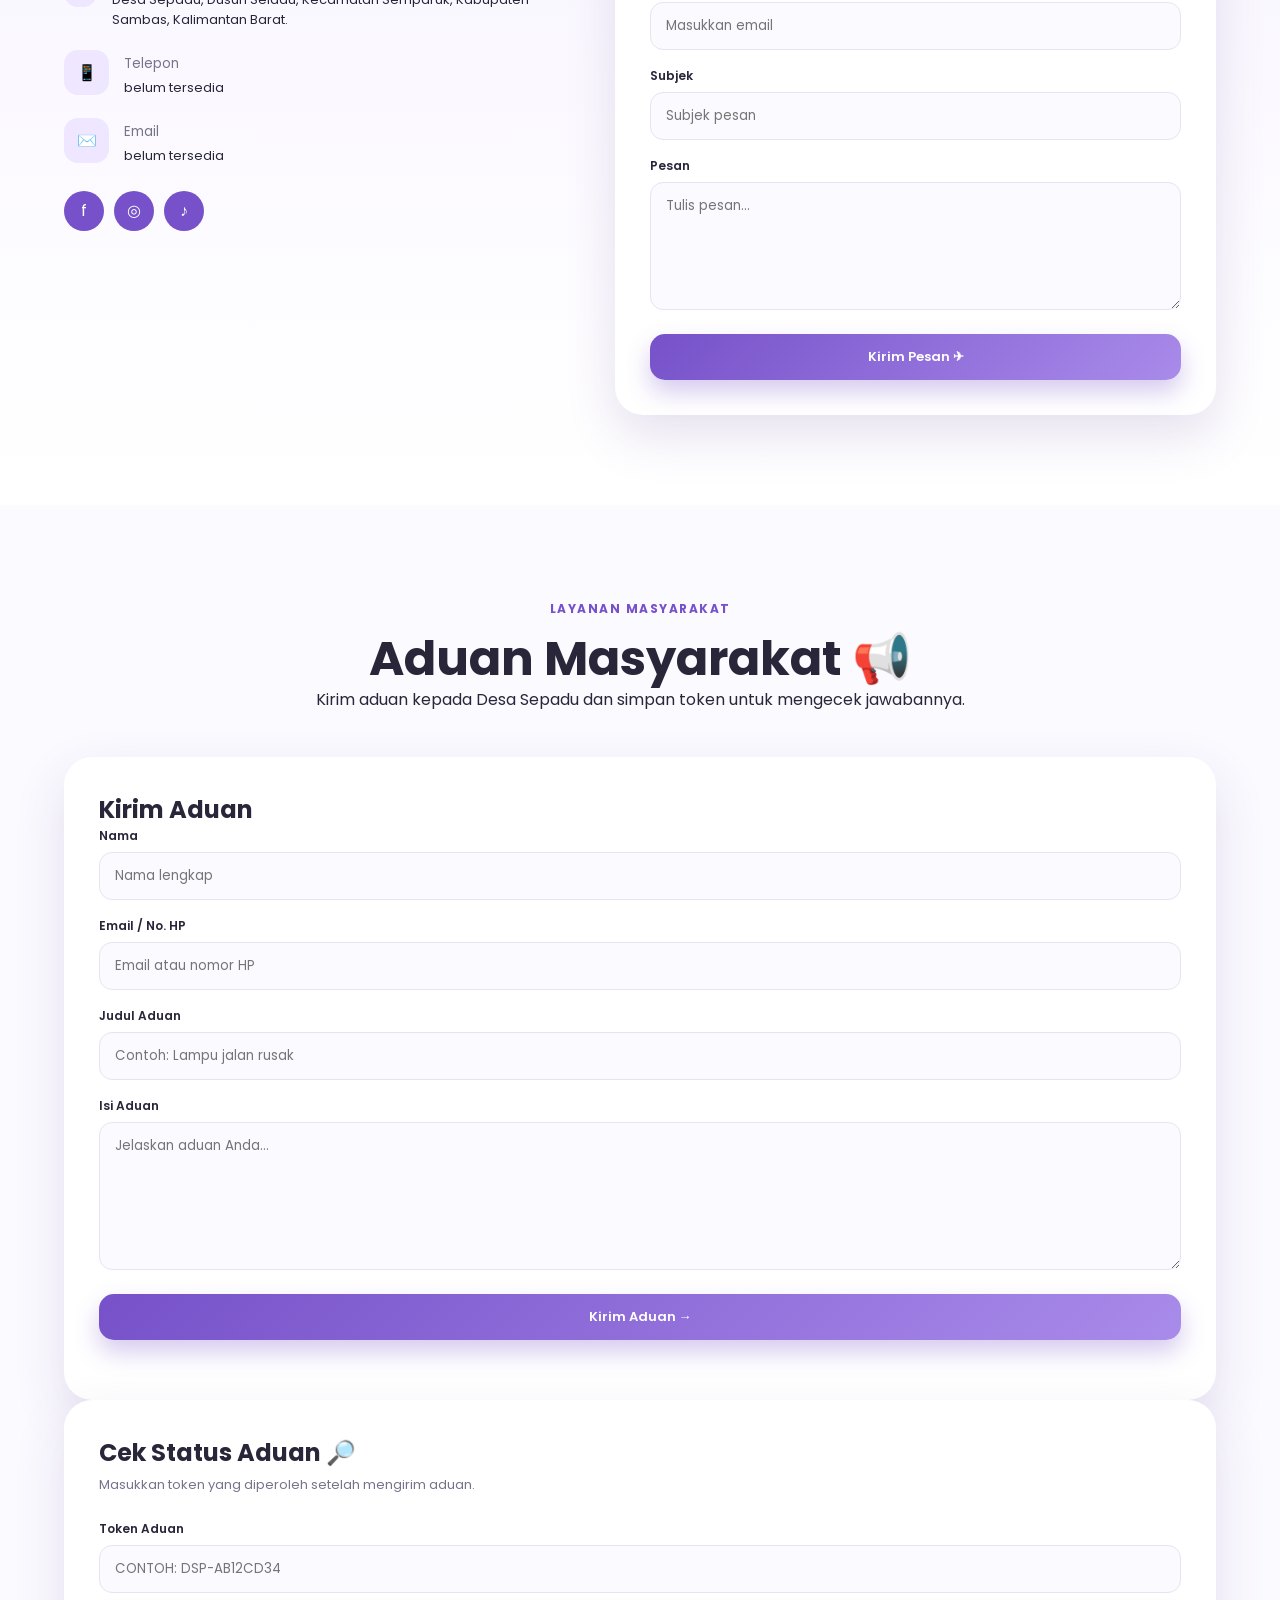
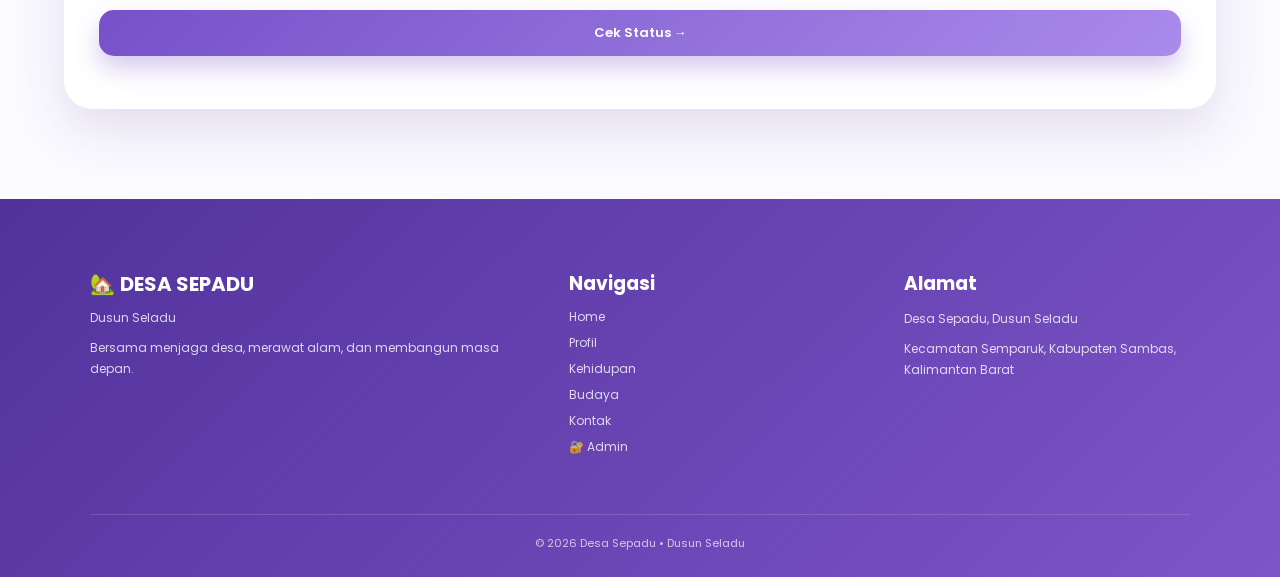
<file: kontak.html>
<!DOCTYPE html>
<html lang="id">

<head>

    <meta charset="UTF-8">

    <meta name="viewport"
          content="width=device-width, initial-scale=1.0">

    <title>Kontak | Desa Sepadu</title>

    <link rel="stylesheet" href="style.css">

    <link rel="icon" type="image/svg+xml" href="favicon.svg">
    <link rel="icon" type="image/png" href="favicon.png">
</head>

<body data-page="kontak">

<header class="navbar" id="navbar">

    <a href="index.html" class="brand">

        <span class="brand-icon">🏡</span>

        <span>
            <strong>DESA SEPADU</strong>
            <small>Dusun Seladu</small>
        </span>

    </a>


    <nav class="nav-menu" id="navMenu">

        <a href="index.html">Home</a>

        <a href="profil.html">Profil</a>

        <a href="kehidupan.html">
            Kehidupan
        </a>

        <a href="budaya.html">
            Budaya
        </a>

        <a href="kontak.html" class="active">
            Kontak
        </a>

    
        <a href="admin.html">🔐 Admin</a>
    </nav>


    <button class="menu-toggle" id="menuToggle">
        ☰
    </button>

</header>


<section class="page-hero">

    <div class="page-title reveal">

        <span class="section-label">
            LOKASI & KONTAK
        </span>

        <h1>
            Temukan
            <span>Desa Sepadu</span>
        </h1>

        <p>
            Temukan lokasi dan hubungi kami
            melalui halaman ini.
        </p>

    </div>

</section>


<!-- ================= MAP ================= -->

<section class="section">

    <div class="section-heading reveal">

        <span class="section-label">
            📍 LOKASI
        </span>

        <h2>
            Lokasi <span>Desa Sepadu</span>
        </h2>

    </div>


    <div class="map-layout">

        <div class="map-container reveal-left">

            <!--
            ==============================================
            GOOGLE MAPS
            GANTI SRC DI BAWAH DENGAN EMBED GOOGLE MAPS
            MILIK ANDA JIKA SUDAH MEMILIKINYA.
            ==============================================
            -->

            <iframe
    src="https://www.google.com/maps?q=1.1281128,109.0788065&z=16&output=embed"
    loading="lazy"
    allowfullscreen
    referrerpolicy="no-referrer-when-downgrade">
</iframe>

        </div>


        <div class="location-card reveal-right">

            <span class="location-icon">
                📍
            </span>

            <h2>
                Desa Sepadu
            </h2>

            <h3>
                Dusun Seladu
            </h3>


            <div class="location-info">

                <div>
                    <span>🏡</span>
                    <p>
                        <small>Desa</small>
                        Sepadu
                    </p>
                </div>


                <div>
                    <span>🌿</span>
                    <p>
                        <small>Dusun</small>
                        Seladu
                    </p>
                </div>


                <div>
                    <span>📌</span>
                    <p>
                        <small>Kecamatan</small>
                        Semparuk
                    </p>
                </div>


                <div>
                    <span>📍</span>
                    <p>
                        <small>Kabupaten</small>
                        Sambas
                    </p>
                </div>


                <div>
                    <span>🌴</span>
                    <p>
                        <small>Provinsi</small>
                        Kalimantan Barat
                    </p>
                </div>

            </div>


            <a
    href="https://maps.app.goo.gl/tvxzQUtu56scWo1s6?g_st=aw"
    target="_blank"
    rel="noopener noreferrer"
    class="btn btn-primary">

    📍 Buka Lokasi di Google Maps ↗

</a>

        </div>

    </div>

</section>


<!-- ================= KONTAK ================= -->

<section class="section soft-section">

    <div class="contact-layout">


        <div class="contact-info reveal-left">

            <span class="section-label">
                HUBUNGI KAMI
            </span>

            <h2>
                Mari
                <span>Terhubung</span>
            </h2>

            <p>
                Jika ingin mengetahui lebih banyak tentang
                Desa Sepadu, silakan gunakan informasi
                kontak berikut.
            </p>


            <div class="contact-item">

                <span>📍</span>

                <div>
                    <small>Alamat</small>

                    <p>
                        Desa Sepadu, Dusun Seladu,
                        Kecamatan Semparuk,
                        Kabupaten Sambas,
                        Kalimantan Barat.
                    </p>
                </div>

            </div>


            <div class="contact-item">

                <span>📱</span>

                <div>
                    <small>Telepon</small>

                    <p>
                        belum tersedia
                    </p>
                </div>

            </div>


            <div class="contact-item">

                <span>✉️</span>

                <div>
                    <small>Email</small>

                    <p>
                        belum tersedia
                    </p>
                </div>

            </div>


            <div class="socials">

                <a href="#" title="Facebook">f</a>
                <a href="#" title="Instagram">◎</a>
                <a href="#" title="TikTok">♪</a>

            </div>

        </div>


        <!-- ================= FORM ================= -->

        <div class="contact-form-box reveal-right">

            <h2>
                Kirim Pesan 💌
            </h2>

            <p>
                Sampaikan pesan atau pertanyaan
                kepada kami.
            </p>


            <form id="contactForm">

                <div class="input-group">

                    <label for="nama">
                        Nama
                    </label>

                    <input
                        type="text"
                        id="nama"
                        name="nama"
                        placeholder="Masukkan nama"
                        required>

                </div>


                <div class="input-group">

                    <label for="email">
                        Email
                    </label>

                    <input
                        type="email"
                        id="email"
                        name="email"
                        placeholder="Masukkan email"
                        required>

                </div>


                <div class="input-group">

                    <label for="subjek">
                        Subjek
                    </label>

                    <input
                        type="text"
                        id="subjek"
                        name="subjek"
                        placeholder="Subjek pesan"
                        required>

                </div>


                <div class="input-group">

                    <label for="pesan">
                        Pesan
                    </label>

                    <textarea
                        id="pesan"
                        name="pesan"
                        rows="5"
                        placeholder="Tulis pesan..."
                        required></textarea>

                </div>


                <button
                    type="submit"
                    class="btn btn-primary form-button">

                    Kirim Pesan ✈

                </button>

            </form>

        </div>

    </div>

</section>




<section class="section" id="aduan">
  <div class="section-heading reveal">
    <span class="section-label">LAYANAN MASYARAKAT</span>
    <h2>Aduan Masyarakat 📢</h2>
    <p>Kirim aduan kepada Desa Sepadu dan simpan token untuk mengecek jawabannya.</p>
  </div>
  <div class="contact-grid">
    <div class="contact-form-box reveal-left">
      <h2>Kirim Aduan</h2>
      <form id="aduanForm">
        <div class="input-group"><label for="aduanNama">Nama</label><input id="aduanNama" name="nama" required placeholder="Nama lengkap"></div>
        <div class="input-group"><label for="aduanEmail">Email / No. HP</label><input id="aduanEmail" name="kontak" required placeholder="Email atau nomor HP"></div>
        <div class="input-group"><label for="aduanJudul">Judul Aduan</label><input id="aduanJudul" name="judul" required placeholder="Contoh: Lampu jalan rusak"></div>
        <div class="input-group"><label for="aduanIsi">Isi Aduan</label><textarea id="aduanIsi" name="aduan" rows="6" required placeholder="Jelaskan aduan Anda..."></textarea></div>
        <button class="btn btn-primary form-button" type="submit">Kirim Aduan →</button>
      </form>
      <p id="aduanResult" style="margin-top:15px;font-weight:600;"></p>
    </div>
    <div class="contact-form-box reveal-right">
      <h2>Cek Status Aduan 🔎</h2>
      <p>Masukkan token yang diperoleh setelah mengirim aduan.</p>
      <form id="cekAduanForm">
        <div class="input-group"><label for="tokenCek">Token Aduan</label><input id="tokenCek" name="token" required placeholder="Contoh: DSP-AB12CD34" style="text-transform:uppercase"></div>
        <button class="btn btn-primary form-button" type="submit">Cek Status →</button>
      </form>
      <div id="statusAduan" style="margin-top:18px;"></div>
    </div>
  </div>
</section>

<footer class="footer">

    <div class="footer-content">

        <div>

            <div class="footer-brand">
                🏡 <strong>DESA SEPADU</strong>
            </div>

            <p>
                Dusun Seladu
            </p>

            <p>
                Bersama menjaga desa, merawat alam,
                dan membangun masa depan.
            </p>

        </div>


        <div>

            <h3>Navigasi</h3>

            <a href="index.html">Home</a>
            <a href="profil.html">Profil</a>
            <a href="kehidupan.html">Kehidupan</a>
            <a href="budaya.html">Budaya</a>
            <a href="kontak.html">Kontak</a>
            <a href="admin.html">🔐 Admin</a>

        </div>


        <div>

            <h3>Alamat</h3>

            <p>
                Desa Sepadu, Dusun Seladu
            </p>

            <p>
                Kecamatan Semparuk,
                Kabupaten Sambas,
                Kalimantan Barat
            </p>

        </div>

    </div>


    <div class="copyright">
        © 2026 Desa Sepadu • Dusun Seladu
    </div>

</footer>


<button id="backTop" class="back-top">
    ↑
</button>


<script src="script.js"></script>
<script src="aduan.js"></script>

</body>
</html>
</file>
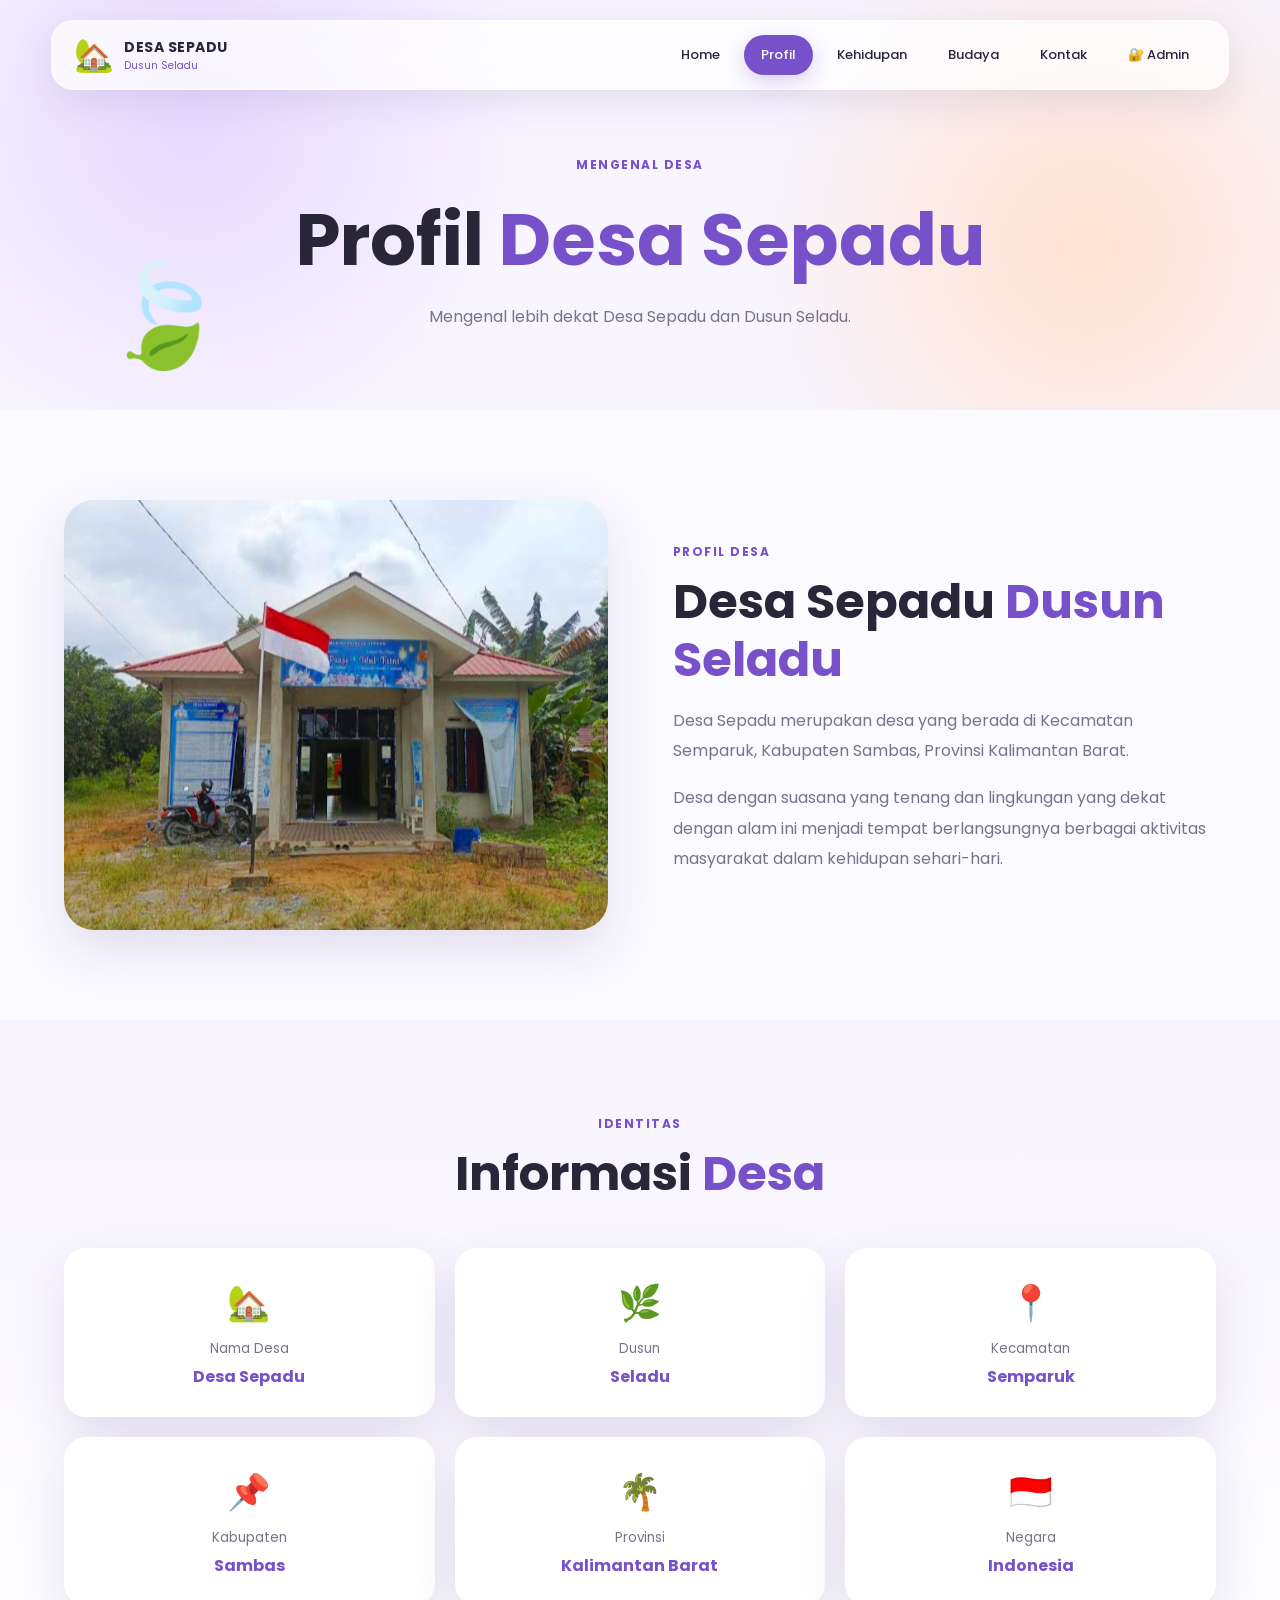
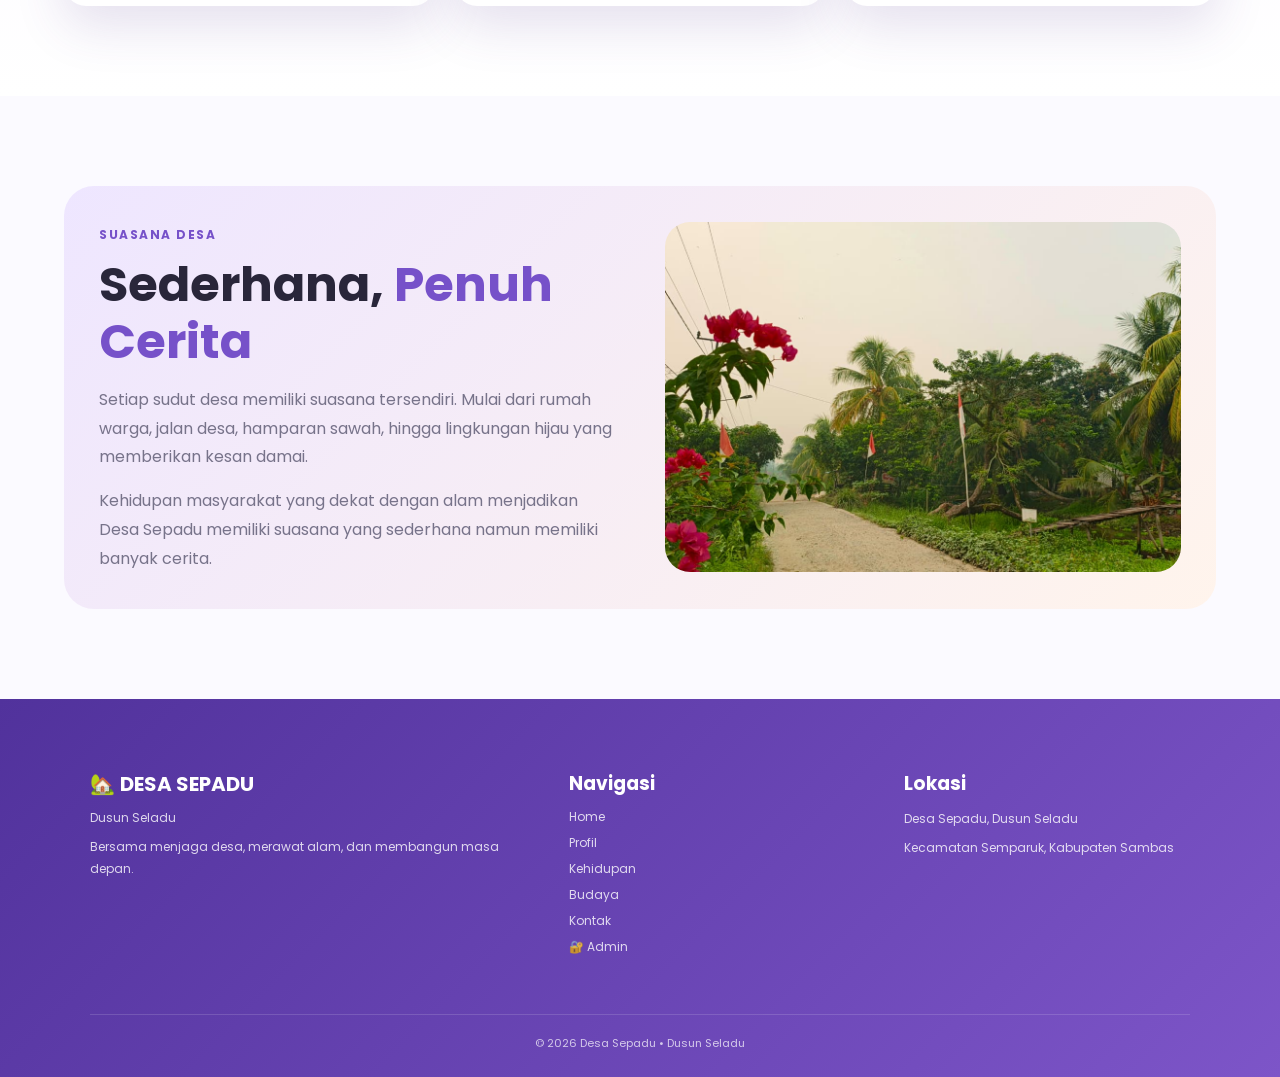
<file: profil.html>
<!DOCTYPE html>
<html lang="id">
<head>
    <meta charset="UTF-8">
    <meta name="viewport" content="width=device-width, initial-scale=1.0">

    <title>Profil | Desa Sepadu</title>

    <link rel="stylesheet" href="style.css">
    <link rel="icon" type="image/svg+xml" href="favicon.svg">
    <link rel="icon" type="image/png" href="favicon.png">
</head>

<body data-page="profil">

<header class="navbar" id="navbar">

    <a href="index.html" class="brand">
        <span class="brand-icon">🏡</span>
        <span>
            <strong>DESA SEPADU</strong>
            <small>Dusun Seladu</small>
        </span>
    </a>

    <nav class="nav-menu" id="navMenu">
        <a href="index.html">Home</a>
        <a href="profil.html" class="active">Profil</a>
        <a href="kehidupan.html">Kehidupan</a>
        <a href="budaya.html">Budaya</a>
        <a href="kontak.html">Kontak</a>
    
        <a href="admin.html">🔐 Admin</a>
    </nav>

    <button class="menu-toggle" id="menuToggle">☰</button>

</header>


<section class="page-hero">

    <div class="page-hero-decoration">🍃</div>

    <div class="page-title reveal">

        <span class="section-label">MENGENAL DESA</span>

        <h1>
            Profil <span>Desa Sepadu</span>
        </h1>

        <p>
            Mengenal lebih dekat Desa Sepadu dan
            Dusun Seladu.
        </p>

    </div>

</section>


<section class="section">

    <div class="profile-intro">

        <div class="profile-image reveal-left">

            <img src="kantor_desa.jpeg"
                 alt="Kantor Desa Sepadu">

        </div>

        <div class="profile-text reveal-right">

            <span class="section-label">
                PROFIL DESA
            </span>

            <h2>
                Desa Sepadu
                <span>Dusun Seladu</span>
            </h2>

            <p>
                Desa Sepadu merupakan desa yang berada di
                Kecamatan Semparuk, Kabupaten Sambas,
                Provinsi Kalimantan Barat.
            </p>

            <p>
                Desa dengan suasana yang tenang dan lingkungan
                yang dekat dengan alam ini menjadi tempat
                berlangsungnya berbagai aktivitas masyarakat
                dalam kehidupan sehari-hari.
            </p>

        </div>

    </div>

</section>


<section class="section soft-section">

    <div class="section-heading reveal">

        <span class="section-label">
            IDENTITAS
        </span>

        <h2>
            Informasi <span>Desa</span>
        </h2>

    </div>


    <div class="identity-grid">

        <div class="identity-card reveal tilt-card">
            <span>🏡</span>
            <small>Nama Desa</small>
            <strong>Desa Sepadu</strong>
        </div>

        <div class="identity-card reveal tilt-card">
            <span>🌿</span>
            <small>Dusun</small>
            <strong>Seladu</strong>
        </div>

        <div class="identity-card reveal tilt-card">
            <span>📍</span>
            <small>Kecamatan</small>
            <strong>Semparuk</strong>
        </div>

        <div class="identity-card reveal tilt-card">
            <span>📌</span>
            <small>Kabupaten</small>
            <strong>Sambas</strong>
        </div>

        <div class="identity-card reveal tilt-card">
            <span>🌴</span>
            <small>Provinsi</small>
            <strong>Kalimantan Barat</strong>
        </div>

        <div class="identity-card reveal tilt-card">
            <span>🇮🇩</span>
            <small>Negara</small>
            <strong>Indonesia</strong>
        </div>

    </div>

</section>


<section class="section">

    <div class="story-box reveal">

        <div>
            <span class="section-label">
                SUASANA DESA
            </span>

            <h2>
                Sederhana,
                <span>Penuh Cerita</span>
            </h2>

            <p>
                Setiap sudut desa memiliki suasana tersendiri.
                Mulai dari rumah warga, jalan desa, hamparan
                sawah, hingga lingkungan hijau yang memberikan
                kesan damai.
            </p>

            <p>
                Kehidupan masyarakat yang dekat dengan alam
                menjadikan Desa Sepadu memiliki suasana yang
                sederhana namun memiliki banyak cerita.
            </p>
        </div>

        <img src="suasana.jpeg"
             alt="Suasana Desa Sepadu">

    </div>

</section>


<footer class="footer">

    <div class="footer-content">

        <div>
            <div class="footer-brand">
                🏡 <strong>DESA SEPADU</strong>
            </div>
            <p>Dusun Seladu</p>
            <p>
                Bersama menjaga desa, merawat alam,
                dan membangun masa depan.
            </p>
        </div>

        <div>
            <h3>Navigasi</h3>
            <a href="index.html">Home</a>
            <a href="profil.html">Profil</a>
            <a href="kehidupan.html">Kehidupan</a>
            <a href="budaya.html">Budaya</a>
            <a href="kontak.html">Kontak</a>
            <a href="admin.html">🔐 Admin</a>
        </div>

        <div>
            <h3>Lokasi</h3>
            <p>Desa Sepadu, Dusun Seladu</p>
            <p>Kecamatan Semparuk, Kabupaten Sambas</p>
        </div>

    </div>

    <div class="copyright">
        © 2026 Desa Sepadu • Dusun Seladu
    </div>

</footer>

<button id="backTop" class="back-top">↑</button>

<script src="script.js"></script>

</body>
</html>
</file>
<file: style.css>
@import url('https://fonts.googleapis.com/css2?family=Poppins:wght@300;400;500;600;700;800&display=swap');

:root {
    --primary: #7651c9;
    --primary-dark: #5533a4;
    --secondary: #a98bea;
    --lavender: #eee7ff;
    --soft: #f8f5ff;
    --peach: #ffe5d2;
    --green: #8dbb7b;
    --text: #29263a;
    --muted: #77738a;
    --white: #ffffff;
    --glass: rgba(255,255,255,.72);
    --shadow: 0 20px 50px rgba(89,61,139,.15);
    --radius: 25px;
}

* {
    margin: 0;
    padding: 0;
    box-sizing: border-box;
}

html {
    scroll-behavior: smooth;
}

body {
    font-family: "Poppins", sans-serif;
    color: var(--text);
    background: #fbfaff;
    overflow-x: hidden;
}

img {
    width: 100%;
    display: block;
    object-fit: cover;
}

a {
    color: inherit;
    text-decoration: none;
}

button,
input,
textarea {
    font-family: inherit;
}


/* ================= NAVBAR ================= */

.navbar {
    position: fixed;
    z-index: 1000;
    top: 20px;
    left: 4%;
    right: 4%;

    min-height: 65px;

    padding: 10px 22px;

    display: flex;
    align-items: center;
    justify-content: space-between;

    border-radius: 22px;

    background: rgba(255,255,255,.70);
    backdrop-filter: blur(18px);

    border: 1px solid rgba(255,255,255,.7);

    box-shadow: 0 10px 40px rgba(67,42,110,.12);

    transition: .35s ease;
}

.navbar.scrolled {
    top: 10px;
    box-shadow: 0 15px 45px rgba(67,42,110,.20);
}

.brand {
    display: flex;
    align-items: center;
    gap: 10px;
}

.brand-icon {
    font-size: 32px;
    animation: houseFloat 3s ease-in-out infinite;
}

.brand strong {
    display: block;
    font-size: 14px;
    letter-spacing: .5px;
}

.brand small {
    display: block;
    color: var(--primary);
    font-size: 10px;
}

.nav-menu {
    display: flex;
    align-items: center;
    gap: 7px;
}

.nav-menu a {
    padding: 10px 17px;
    border-radius: 30px;
    font-size: 13px;
    font-weight: 500;
    transition: .3s;
}

.nav-menu a:hover,
.nav-menu a.active {
    color: white;
    background: var(--primary);
    box-shadow: 0 7px 20px rgba(118,81,201,.25);
}

.menu-toggle {
    display: none;
    border: none;
    background: none;
    font-size: 25px;
    cursor: pointer;
}


/* ================= HERO ================= */

.hero {
    min-height: 720px;
    position: relative;
    overflow: hidden;

    display: flex;
    align-items: center;
}

.hero-background {
    position: absolute;
    inset: 0;

    background:
        linear-gradient(
            90deg,
            rgba(246,238,255,.96) 0%,
            rgba(246,238,255,.70) 35%,
            rgba(246,238,255,.10) 75%
        ),
        url("images/kampung.jpg") center/cover;

    transform: scale(1.04);
}

.hero-content {
    position: relative;
    z-index: 10;

    width: min(570px, 90%);

    margin-left: 9%;
    padding-top: 50px;
}

.hero-label,
.section-label {
    display: inline-block;

    color: var(--primary);

    font-size: 12px;
    font-weight: 700;

    letter-spacing: 1.5px;

    margin-bottom: 12px;
}

.hero h1 {
    font-size: clamp(60px, 8vw, 105px);
    line-height: .85;
    font-weight: 800;
    letter-spacing: -5px;
}

.hero h1 span {
    display: block;
    color: #272435;
}

.hero h2 {
    color: var(--primary);
    font-size: 28px;
    margin-top: 18px;
}

.hero p {
    max-width: 440px;
    color: #514d5d;
    margin-top: 15px;
    line-height: 1.8;
}

.hero-buttons {
    display: flex;
    gap: 12px;
    margin-top: 28px;
}

.btn {
    display: inline-flex;
    align-items: center;
    justify-content: center;

    border: none;
    cursor: pointer;

    padding: 13px 22px;
    border-radius: 15px;

    font-size: 13px;
    font-weight: 600;

    transition: .3s ease;

    position: relative;
    overflow: hidden;
}

.btn:hover {
    transform: translateY(-4px);
}

.btn-primary {
    color: white;
    background: linear-gradient(135deg, var(--primary), var(--secondary));
    box-shadow: 0 12px 25px rgba(118,81,201,.3);
}

.btn-light {
    background: white;
    color: var(--text);
    box-shadow: 0 10px 25px rgba(40,30,60,.12);
}


/* ================= 3D DECOR ================= */

.sun {
    position: absolute;

    width: 120px;
    height: 120px;

    border-radius: 50%;

    background: #ffd47b;

    top: 110px;
    right: 24%;

    filter: blur(1px);

    box-shadow:
        0 0 50px #ffd47b,
        0 0 100px rgba(255,210,100,.4);

    animation: sunPulse 5s infinite alternate;
}

.cloud {
    position: absolute;
    z-index: 4;
    font-size: 65px;
    opacity: .7;

    animation: cloudMove 22s linear infinite;
}

.cloud-1 {
    top: 140px;
    right: 8%;
}

.cloud-2 {
    top: 210px;
    right: 45%;
    font-size: 45px;
    animation-duration: 30s;
}

.cloud-3 {
    top: 90px;
    left: 40%;
    font-size: 40px;
    animation-duration: 27s;
}

.hero-house {
    position: absolute;
    z-index: 7;

    right: 7%;
    bottom: 90px;

    perspective: 700px;
}

.house {
    font-size: 170px;
    filter: drop-shadow(0 25px 20px rgba(50,30,70,.25));

    animation:
        houseFloat 4s ease-in-out infinite,
        houseRotate 7s ease-in-out infinite alternate;
}

.floating-leaf {
    position: absolute;
    z-index: 8;
    font-size: 35px;
}

.leaf-1 {
    top: 180px;
    left: 8%;
    animation: leafFloat 5s infinite;
}

.leaf-2 {
    right: 30%;
    bottom: 190px;
    animation: leafFloat 6s infinite reverse;
}

.leaf-3 {
    right: 4%;
    top: 300px;
    animation: leafFloat 4s infinite;
}

.flower {
    position: absolute;
    z-index: 8;
    font-size: 55px;
}

.flower-1 {
    left: 4%;
    bottom: 40px;
    animation: flowerFloat 4s infinite;
}

.flower-2 {
    right: 4%;
    bottom: 80px;
    animation: flowerFloat 5s infinite reverse;
}

.butterfly {
    position: absolute;
    z-index: 9;

    right: 38%;
    top: 45%;

    font-size: 28px;

    animation: butterflyMove 7s ease-in-out infinite;
}

.bird {
    position: absolute;
    z-index: 8;

    color: #40344e;
    font-size: 55px;

    transform: rotate(-15deg);

    animation: birdFly 10s linear infinite;
}

.bird-1 {
    top: 25%;
    right: 38%;
}

.bird-2 {
    top: 32%;
    right: 52%;
    animation-delay: 2s;
}

.hero-wave {
    position: absolute;
    z-index: 12;
    bottom: -1px;
    left: -5%;
    width: 110%;
    height: 100px;

    background: #fbfaff;

    border-radius: 50% 50% 0 0 / 40% 40% 0 0;
}


/* ================= SECTION ================= */

.section {
    width: min(1180px, 90%);
    margin: auto;
    padding: 90px 0;
}

.soft-section {
    width: 100%;
    max-width: none;
    padding-left: 5%;
    padding-right: 5%;
    background: linear-gradient(
        180deg,
        #f7f3ff,
        #fff
    );
}

.section-heading {
    text-align: center;
    margin-bottom: 45px;
}

.section-heading h2,
.about-text h2,
.profile-text h2,
.story-box h2,
.nature-highlight h2,
.contact-info h2 {
    font-size: clamp(30px, 4vw, 48px);
    line-height: 1.2;
}

.section-heading h2 span,
.about-text h2 span,
.profile-text h2 span,
.story-box h2 span,
.nature-highlight h2 span,
.contact-info h2 span {
    color: var(--primary);
}

.heading-line {
    margin-top: 10px;
    color: var(--green);
}


/* ================= ABOUT ================= */

.about {
    display: grid;
    grid-template-columns: 1fr 1fr;
    gap: 70px;
    align-items: center;
}

.about-image {
    position: relative;
}

.about-image img {
    height: 440px;
    border-radius: 30px;
    box-shadow: var(--shadow);
}

.image-badge {
    position: absolute;
    bottom: 20px;
    left: 20px;

    padding: 10px 17px;

    color: var(--primary);
    background: rgba(255,255,255,.85);
    backdrop-filter: blur(10px);

    border-radius: 30px;
    font-size: 12px;
    font-weight: 600;
}

.about-text p {
    margin: 18px 0;
    color: var(--muted);
    line-height: 1.9;
}


/* ================= GALLERY ================= */

.beauty-grid {
    display: grid;
    grid-template-columns: repeat(3, 1fr);
    gap: 22px;
}

.photo-card {
    position: relative;
    height: 340px;
    overflow: hidden;
    border-radius: var(--radius);
    box-shadow: var(--shadow);
    transform-style: preserve-3d;
}

.photo-card img {
    height: 100%;
    transition: .6s;
}

.photo-card:hover img {
    transform: scale(1.1);
}

.photo-overlay {
    position: absolute;
    inset: 0;

    display: flex;
    justify-content: flex-end;
    flex-direction: column;

    padding: 25px;

    color: white;

    background: linear-gradient(
        transparent,
        rgba(20,15,30,.8)
    );
}

.photo-overlay h3 {
    font-size: 20px;
}

.photo-overlay p {
    font-size: 12px;
    margin-top: 4px;
}


/* ================= POTENTIAL ================= */

.potential-grid {
    display: grid;
    grid-template-columns: repeat(4, 1fr);
    gap: 22px;
}

.potential-card {
    overflow: hidden;
    background: white;
    border-radius: 23px;

    box-shadow: var(--shadow);

    transform-style: preserve-3d;

    transition: .35s;
}

.potential-card img {
    height: 190px;
}

.potential-card > div {
    padding: 20px;
}

.card-icon {
    display: inline-flex;

    width: 42px;
    height: 42px;

    align-items: center;
    justify-content: center;

    background: var(--lavender);
    border-radius: 13px;

    font-size: 20px;
}

.potential-card h3 {
    margin-top: 10px;
}

.potential-card p {
    color: var(--muted);
    font-size: 12px;
    line-height: 1.7;
    margin-top: 7px;
}


/* ================= NATURE ================= */

.nature-banner {
    width: 90%;
    margin: 30px auto 100px;

    min-height: 420px;

    border-radius: 35px;

    overflow: hidden;
    position: relative;

    display: flex;
    align-items: center;

    background: #30254a;
}

.nature-banner > img {
    position: absolute;
    inset: 0;

    height: 100%;

    opacity: .65;
}

.nature-content {
    position: relative;
    z-index: 2;

    width: 50%;

    margin-left: 8%;

    color: white;
}

.nature-content h2 {
    font-size: 42px;
}

.nature-content p {
    line-height: 1.8;
    margin: 15px 0 25px;
    color: #eee9f7;
}

.nature-decor {
    position: absolute;
    z-index: 3;
    right: 8%;
    top: 20%;
    font-size: 45px;
    animation: butterflyMove 5s infinite;
}


/* ================= PAGE HERO ================= */

.page-hero {
    min-height: 410px;

    display: flex;
    align-items: center;
    justify-content: center;

    text-align: center;

    background:
        radial-gradient(circle at 15% 30%, #e7d9ff, transparent 30%),
        radial-gradient(circle at 85% 60%, #ffe2d1, transparent 30%),
        #f8f5ff;

    position: relative;
    overflow: hidden;
}

.page-title {
    padding-top: 70px;
}

.page-title h1 {
    font-size: clamp(42px, 6vw, 72px);
}

.page-title h1 span {
    color: var(--primary);
}

.page-title p {
    color: var(--muted);
    margin-top: 10px;
}

.page-hero-decoration {
    position: absolute;
    font-size: 100px;
    left: 8%;
    bottom: 20px;
    animation: leafFloat 5s infinite;
}


/* ================= PROFILE ================= */

.profile-intro {
    display: grid;
    grid-template-columns: 1fr 1fr;
    gap: 65px;
    align-items: center;
}

.profile-image img {
    height: 430px;
    border-radius: 30px;
    box-shadow: var(--shadow);
}

.profile-text p {
    color: var(--muted);
    line-height: 1.9;
    margin: 17px 0;
}

.identity-grid {
    display: grid;
    grid-template-columns: repeat(3, 1fr);
    gap: 20px;
}

.identity-card {
    padding: 28px;

    background: white;

    border-radius: 22px;

    box-shadow: var(--shadow);

    text-align: center;

    transition: .3s;
}

.identity-card:hover {
    transform: translateY(-8px);
}

.identity-card > span {
    display: block;
    font-size: 35px;
    margin-bottom: 10px;
}

.identity-card small {
    display: block;
    color: var(--muted);
}

.identity-card strong {
    display: block;
    color: var(--primary);
    margin-top: 5px;
}

.story-box {
    display: grid;
    grid-template-columns: 1fr 1fr;
    gap: 50px;

    padding: 35px;

    border-radius: 30px;

    background: linear-gradient(
        135deg,
        #eee6ff,
        #fff4ec
    );

    align-items: center;
}

.story-box p {
    color: var(--muted);
    line-height: 1.8;
    margin-top: 15px;
}

.story-box img {
    height: 350px;
    border-radius: 25px;
}


/* ================= LIFE ================= */

.life-grid {
    display: grid;
    grid-template-columns: 1.3fr 1fr 1fr;
    gap: 22px;
}

.life-card {
    background: white;
    border-radius: 25px;
    overflow: hidden;
    box-shadow: var(--shadow);
}

.life-card.large {
    grid-row: auto;
}

.life-card img {
    height: 240px;
}

.life-card.large img {
    height: 240px;
}

.life-content {
    padding: 22px;
}

.life-content span {
    color: var(--primary);
    font-size: 10px;
    font-weight: 700;
}

.life-content h3 {
    margin-top: 7px;
    font-size: 21px;
}

.life-content p {
    color: var(--muted);
    line-height: 1.7;
    font-size: 12px;
    margin-top: 8px;
}

.nature-highlight {
    display: grid;
    grid-template-columns: 1fr 1fr;
    gap: 50px;
    align-items: center;
}

.nature-highlight img {
    height: 420px;
    border-radius: 30px;
    box-shadow: var(--shadow);
}

.nature-highlight p {
    color: var(--muted);
    line-height: 1.8;
    margin-top: 20px;
}


/* ================= CULTURE ================= */

.culture-layout {
    display: grid;
    grid-template-columns: 1fr 1fr;
    gap: 60px;
    align-items: center;
}

.culture-list {
    display: flex;
    flex-direction: column;
    gap: 15px;
}

.culture-item {
    display: flex;
    gap: 18px;
    padding: 20px;

    border-radius: 20px;

    background: white;

    box-shadow: 0 12px 35px rgba(80,50,120,.1);
}

.culture-icon {
    min-width: 55px;
    height: 55px;

    display: flex;
    align-items: center;
    justify-content: center;

    background: var(--lavender);

    border-radius: 17px;

    font-size: 25px;
}

.culture-item h3 {
    font-size: 17px;
}

.culture-item p {
    color: var(--muted);
    font-size: 12px;
    line-height: 1.7;
    margin-top: 5px;
}

.culture-image {
    position: relative;
}

.culture-image > img {
    height: 570px;
    border-radius: 30px;
    box-shadow: var(--shadow);
}

.culture-caption {
    position: absolute;

    bottom: 20px;
    left: 20px;
    right: 20px;

    padding: 20px;

    background: rgba(255,255,255,.86);
    backdrop-filter: blur(15px);

    border-radius: 20px;
}

.culture-caption span {
    font-size: 25px;
}

.culture-caption h3 {
    margin-top: 5px;
}

.culture-caption p {
    color: var(--muted);
    font-size: 12px;
}

.quote-section {
    padding: 100px 20px;

    text-align: center;

    background:
        linear-gradient(
            135deg,
            #7651c9,
            #a98bea
        );

    color: white;
}

.quote-content {
    width: min(800px, 90%);
    margin: auto;
}

.quote-content > span {
    font-size: 80px;
    line-height: .5;
    opacity: .5;
}

.quote-content h2 {
    font-size: clamp(25px, 4vw, 42px);
    line-height: 1.5;
}

.quote-content p {
    margin-top: 20px;
    opacity: .8;
}

.culture-gallery {
    display: grid;
    grid-template-columns: 1.3fr 1fr 1fr;
    gap: 20px;
}

.culture-gallery img {
    height: 330px;
    border-radius: 25px;
}

.culture-gallery img:first-child {
    height: 400px;
}


/* ================= MAP ================= */

.map-layout {
    display: grid;
    grid-template-columns: 1.5fr .8fr;
    gap: 25px;
}

.map-container {
    min-height: 480px;
    overflow: hidden;
    border-radius: 28px;
    box-shadow: var(--shadow);
}

.map-container iframe {
    width: 100%;
    height: 100%;
    min-height: 480px;
    border: none;
}

.location-card {
    padding: 35px;

    border-radius: 28px;

    background: white;

    box-shadow: var(--shadow);
}

.location-icon {
    display: flex;

    width: 55px;
    height: 55px;

    align-items: center;
    justify-content: center;

    border-radius: 18px;

    background: var(--lavender);

    font-size: 25px;
}

.location-card h2 {
    margin-top: 18px;
}

.location-card h3 {
    color: var(--primary);
    font-weight: 500;
}

.location-info {
    margin: 25px 0;

    display: flex;
    flex-direction: column;
    gap: 14px;
}

.location-info > div {
    display: flex;
    gap: 12px;
    align-items: center;
}

.location-info > div > span {
    width: 38px;
    height: 38px;

    display: flex;
    align-items: center;
    justify-content: center;

    background: var(--lavender);

    border-radius: 12px;
}

.location-info p {
    font-size: 13px;
}

.location-info small {
    display: block;
    color: var(--muted);
    font-size: 10px;
}


/* ================= CONTACT ================= */

.contact-layout {
    display: grid;
    grid-template-columns: .9fr 1.1fr;
    gap: 60px;
    align-items: start;
}

.contact-info > p {
    color: var(--muted);
    line-height: 1.8;
    margin: 15px 0 30px;
}

.contact-item {
    display: flex;
    gap: 15px;
    margin: 20px 0;
}

.contact-item > span {
    width: 45px;
    height: 45px;

    display: flex;
    align-items: center;
    justify-content: center;

    background: var(--lavender);

    border-radius: 14px;
}

.contact-item small {
    color: var(--muted);
}

.contact-item p {
    font-size: 13px;
    margin-top: 3px;
}

.socials {
    display: flex;
    gap: 10px;
    margin-top: 25px;
}

.socials a {
    width: 40px;
    height: 40px;

    display: flex;
    align-items: center;
    justify-content: center;

    border-radius: 50%;

    color: white;
    background: var(--primary);

    transition: .3s;
}

.socials a:hover {
    transform: translateY(-5px) rotate(8deg);
}

.contact-form-box {
    padding: 35px;

    border-radius: 28px;

    background: white;

    box-shadow: var(--shadow);
}

.contact-form-box > p {
    color: var(--muted);
    font-size: 13px;
    margin: 5px 0 25px;
}

.input-group {
    margin-bottom: 17px;
}

.input-group label {
    display: block;

    font-size: 12px;
    font-weight: 600;

    margin-bottom: 7px;
}

.input-group input,
.input-group textarea {
    width: 100%;

    padding: 13px 15px;

    border: 1px solid #e8e3f1;

    border-radius: 13px;

    outline: none;

    resize: vertical;

    background: #fbfaff;

    transition: .3s;
}

.input-group input:focus,
.input-group textarea:focus {
    border-color: var(--primary);

    box-shadow:
        0 0 0 4px rgba(118,81,201,.1);
}

.form-button {
    width: 100%;
}


/* ================= FOOTER ================= */

.footer {
    position: relative;

    padding: 70px 7% 25px;

    color: white;

    background:
        linear-gradient(
            135deg,
            #51329c,
            #7d55c8
        );
}

.footer-content {
    display: grid;
    grid-template-columns: 1.5fr 1fr 1fr;
    gap: 50px;
}

.footer-brand {
    font-size: 20px;
}

.footer p {
    opacity: .8;
    font-size: 12px;
    line-height: 1.8;
    margin-top: 8px;
}

.footer h3 {
    margin-bottom: 10px;
}

.footer-content a {
    display: block;
    font-size: 12px;
    margin: 8px 0;
    opacity: .8;
    transition: .3s;
}

.footer-content a:hover {
    opacity: 1;
    transform: translateX(5px);
}

.copyright {
    margin-top: 50px;
    padding-top: 20px;

    border-top: 1px solid rgba(255,255,255,.2);

    text-align: center;

    font-size: 11px;
    opacity: .7;
}


/* ================= BACK TOP ================= */

.back-top {
    position: fixed;

    right: 25px;
    bottom: 25px;

    z-index: 100;

    width: 45px;
    height: 45px;

    border: none;
    border-radius: 50%;

    background: var(--primary);

    color: white;

    font-size: 20px;

    cursor: pointer;

    box-shadow: 0 10px 25px rgba(80,40,130,.3);

    opacity: 0;
    pointer-events: none;

    transition: .3s;
}

.back-top.show {
    opacity: 1;
    pointer-events: auto;
}


/* ================= REVEAL ================= */

.reveal,
.reveal-left,
.reveal-right {
    opacity: 0;
    transition:
        opacity .8s ease,
        transform .8s ease;
}

.reveal {
    transform: translateY(40px);
}

.reveal-left {
    transform: translateX(-50px);
}

.reveal-right {
    transform: translateX(50px);
}

.reveal.show,
.reveal-left.show,
.reveal-right.show {
    opacity: 1;
    transform: translate(0);
}


/* ================= ANIMATIONS ================= */

@keyframes houseFloat {
    0%,100% {
        transform: translateY(0);
    }

    50% {
        transform: translateY(-12px);
    }
}

@keyframes houseRotate {
    from {
        transform: rotateY(-5deg);
    }

    to {
        transform: rotateY(5deg);
    }
}

@keyframes sunPulse {
    from {
        transform: scale(1);
    }

    to {
        transform: scale(1.08);
    }
}

@keyframes cloudMove {
    from {
        transform: translateX(0);
    }

    50% {
        transform: translateX(-40px);
    }

    to {
        transform: translateX(0);
    }
}

@keyframes leafFloat {
    0%,100% {
        transform: translateY(0) rotate(0);
    }

    50% {
        transform: translateY(-25px) rotate(15deg);
    }
}

@keyframes flowerFloat {
    0%,100% {
        transform: translateY(0);
    }

    50% {
        transform: translateY(-15px) rotate(5deg);
    }
}

@keyframes butterflyMove {

    0% {
        transform: translate(0,0);
    }

    25% {
        transform: translate(50px,-30px);
    }

    50% {
        transform: translate(100px,10px);
    }

    75% {
        transform: translate(40px,40px);
    }

    100% {
        transform: translate(0,0);
    }
}

@keyframes birdFly {

    0% {
        transform: translateX(100px);
    }

    50% {
        transform: translateX(-80px) translateY(-30px);
    }

    100% {
        transform: translateX(100px);
    }
}


/* ================= RESPONSIVE ================= */

@media(max-width: 900px) {

    .nav-menu {
        position: absolute;

        top: 75px;
        left: 0;
        right: 0;

        display: none;

        flex-direction: column;

        padding: 15px;

        border-radius: 20px;

        background: rgba(255,255,255,.95);

        box-shadow: var(--shadow);
    }

    .nav-menu.show {
        display: flex;
    }

    .nav-menu a {
        width: 100%;
        text-align: center;
    }

    .menu-toggle {
        display: block;
    }

    .hero {
        min-height: 700px;
    }

    .hero-content {
        margin-left: 6%;
    }

    .hero-house {
        right: 0;
        bottom: 80px;
        opacity: .55;
    }

    .house {
        font-size: 130px;
    }

    .about,
    .profile-intro,
    .story-box,
    .culture-layout,
    .contact-layout,
    .nature-highlight {
        grid-template-columns: 1fr;
    }

    .beauty-grid {
        grid-template-columns: 1fr 1fr;
    }

    .potential-grid {
        grid-template-columns: 1fr 1fr;
    }

    .life-grid {
        grid-template-columns: 1fr 1fr;
    }

    .life-card.large {
        grid-row: auto;
    }

    .map-layout {
        grid-template-columns: 1fr;
    }

    .culture-gallery {
        grid-template-columns: 1fr 1fr;
    }

    .culture-gallery img:first-child {
        height: 330px;
    }

    .footer-content {
        grid-template-columns: 1fr 1fr;
    }

    .nature-content {
        width: 70%;
    }
}


@media(max-width: 600px) {

    .navbar {
        left: 3%;
        right: 3%;
    }

    .brand strong {
        font-size: 12px;
    }

    .hero {
        min-height: 720px;
    }

    .hero-content {
        margin-left: 5%;
        margin-right: 5%;
    }

    .hero h1 {
        font-size: 58px;
        letter-spacing: -3px;
    }

    .hero h2 {
        font-size: 23px;
    }

    .hero p {
        font-size: 13px;
    }

    .hero-buttons {
        flex-wrap: wrap;
    }

    .hero-house {
        opacity: .4;
        bottom: 60px;
    }

    .sun {
        width: 80px;
        height: 80px;
    }

    .section {
        padding: 65px 0;
    }

    .beauty-grid,
    .potential-grid,
    .identity-grid,
    .life-grid,
    .culture-gallery {
        grid-template-columns: 1fr;
    }

    .photo-card {
        height: 300px;
    }

    .about-image img,
    .profile-image img {
        height: 320px;
    }

    .nature-banner {
        min-height: 500px;
    }

    .nature-content {
        width: 85%;
        margin-left: 7%;
    }

    .nature-content h2 {
        font-size: 32px;
    }

    .nature-banner > img {
        opacity: .4;
    }

    .story-box {
        padding: 20px;
    }

    .story-box img {
        height: 270px;
    }

    .culture-image > img {
        height: 430px;
    }

    .map-container,
    .map-container iframe {
        min-height: 350px;
    }

    .contact-form-box {
        padding: 23px;
    }

    .footer-content {
        grid-template-columns: 1fr;
        gap: 30px;
    }

    .page-hero {
        min-height: 350px;
    }

    .page-title {
        padding: 70px 20px 0;
    }
}
/* =====================================================
   ADUAN MASYARAKAT
===================================================== */

.aduan-section {
    width: 100%;
    max-width: 100%;
    padding: 100px 7% 120px;

    background:
        radial-gradient(
            circle at 10% 20%,
            rgba(169, 139, 234, .18),
            transparent 30%
        ),
        radial-gradient(
            circle at 90% 80%,
            rgba(255, 229, 210, .35),
            transparent 30%
        ),
        #fbfaff;
}

/* Judul */

.aduan-section .section-heading {
    max-width: 800px;
    margin: 0 auto 45px;
}

.aduan-section .section-heading h2 {
    font-size: clamp(35px, 5vw, 58px);
    line-height: 1.15;
}

.aduan-section .section-heading p {
    max-width: 650px;
    margin: 18px auto 0;

    color: var(--muted);

    font-size: 14px;
    line-height: 1.8;
}


/* =====================================================
   CARD FORM
===================================================== */

.aduan-card {
    position: relative;

    width: min(800px, 100%);

    margin: 0 auto;

    padding: 42px;

    background: rgba(255, 255, 255, .88);

    border: 1px solid rgba(118, 81, 201, .10);

    border-radius: 30px;

    box-shadow:
        0 25px 70px rgba(89, 61, 139, .14);

    backdrop-filter: blur(15px);

    overflow: hidden;
}


/* Dekorasi bulat */

.aduan-card::before {
    content: "";

    position: absolute;

    width: 180px;
    height: 180px;

    top: -100px;
    right: -70px;

    background: var(--lavender);

    border-radius: 50%;

    opacity: .7;

    pointer-events: none;
}

.aduan-card::after {
    content: "🌿";

    position: absolute;

    top: 22px;
    right: 30px;

    font-size: 30px;

    opacity: .65;

    pointer-events: none;
}


/* =====================================================
   FORM
===================================================== */

.aduan-card form {
    position: relative;
    z-index: 2;

    width: 100%;
}

.form-group {
    margin-bottom: 22px;
}

.form-group label {
    display: block;

    margin-bottom: 8px;

    color: var(--text);

    font-size: 13px;
    font-weight: 600;
}


/* Input + Select + Textarea */

.form-group input,
.form-group select,
.form-group textarea {

    width: 100%;

    padding: 14px 16px;

    border: 1px solid #e5e0ef;

    border-radius: 14px;

    outline: none;

    background: #fbfaff;

    color: var(--text);

    font-family: "Poppins", sans-serif;

    font-size: 13px;

    transition:
        border .3s ease,
        box-shadow .3s ease,
        background .3s ease;
}


/* Input dan select */

.form-group input,
.form-group select {
    height: 52px;
}


/* Textarea */

.form-group textarea {
    min-height: 160px;

    resize: vertical;

    line-height: 1.7;
}


/* Placeholder */

.form-group input::placeholder,
.form-group textarea::placeholder {
    color: #aaa5b6;
}


/* Focus */

.form-group input:focus,
.form-group select:focus,
.form-group textarea:focus {

    border-color: var(--primary);

    background: white;

    box-shadow:
        0 0 0 4px rgba(118, 81, 201, .10);
}
/* =========================================================
   FIX FINAL - FORM ADUAN DESA SEPADU
========================================================= */

section.aduan-section {
    display: block !important;

    width: 100% !important;
    max-width: none !important;

    margin: 0 !important;

    padding: 90px 7% 100px !important;

    background: linear-gradient(
        180deg,
        #f7f3ff 0%,
        #ffffff 100%
    ) !important;
}


/* HEADER */

section.aduan-section .section-heading {
    display: block !important;

    width: 100% !important;
    max-width: 800px !important;

    margin: 0 auto 45px !important;

    text-align: center !important;
}

section.aduan-section .section-heading h2 {
    font-size: clamp(32px, 4vw, 48px) !important;

    line-height: 1.2 !important;

    margin: 0 !important;
}

section.aduan-section .section-heading h2 span {
    color: #7651c9 !important;
}

section.aduan-section .section-heading > p {
    display: block !important;

    max-width: 650px !important;

    margin: 18px auto !important;

    color: #77738a !important;

    font-size: 13px !important;

    line-height: 1.8 !important;
}


/* =========================================================
   CARD
========================================================= */

section.aduan-section .aduan-card {
    display: block !important;

    width: 800px !important;
    max-width: 100% !important;

    min-height: 0 !important;

    margin: 0 auto !important;

    padding: 40px !important;

    background: #ffffff !important;

    border: 1px solid #eee7ff !important;

    border-radius: 28px !important;

    box-shadow:
        0 20px 50px rgba(89,61,139,.15) !important;

    overflow: hidden !important;

    position: relative !important;
}


/* FORM */

section.aduan-section .aduan-card form {
    display: block !important;

    width: 100% !important;

    margin: 0 !important;
}


/* GROUP */

section.aduan-section .form-group {
    display: block !important;

    width: 100% !important;

    margin: 0 0 20px 0 !important;

    padding: 0 !important;
}


/* LABEL */

section.aduan-section .form-group label {
    display: block !important;

    width: 100% !important;

    margin: 0 0 8px 0 !important;

    color: #29263a !important;

    font-family: "Poppins", sans-serif !important;

    font-size: 13px !important;

    font-weight: 600 !important;
}


/* INPUT / SELECT / TEXTAREA */

section.aduan-section .form-group input,
section.aduan-section .form-group select,
section.aduan-section .form-group textarea {

    display: block !important;

    width: 100% !important;

    max-width: 100% !important;

    margin: 0 !important;

    padding: 14px 16px !important;

    border: 1px solid #e4deed !important;

    border-radius: 13px !important;

    outline: none !important;

    background: #fbfaff !important;

    color: #29263a !important;

    font-family: "Poppins", sans-serif !important;

    font-size: 13px !important;

    box-shadow: none !important;

    transition: .3s ease !important;
}


/* INPUT */

section.aduan-section .form-group input,
section.aduan-section .form-group select {

    height: 52px !important;
}


/* TEXTAREA */

section.aduan-section .form-group textarea {

    height: auto !important;

    min-height: 150px !important;

    resize: vertical !important;

    line-height: 1.7 !important;
}


/* FOCUS */

section.aduan-section .form-group input:focus,
section.aduan-section .form-group select:focus,
section.aduan-section .form-group textarea:focus {

    border-color: #7651c9 !important;

    background: #ffffff !important;

    box-shadow:
        0 0 0 4px rgba(118,81,201,.10) !important;
}


/* BUTTON */

section.aduan-section .aduan-card button[type="submit"] {

    display: flex !important;

    align-items: center !important;

    justify-content: center !important;

    width: 100% !important;

    height: 52px !important;

    margin: 5px 0 0 0 !important;

    padding: 0 20px !important;

    border: none !important;

    border-radius: 15px !important;

    background: linear-gradient(
        135deg,
        #7651c9,
        #a98bea
    ) !important;

    color: #ffffff !important;

    font-family: "Poppins", sans-serif !important;

    font-size: 13px !important;

    font-weight: 600 !important;

    cursor: pointer !important;

    box-shadow:
        0 12px 25px rgba(118,81,201,.25) !important;

    transition: .3s ease !important;
}

section.aduan-section .aduan-card button[type="submit"]:hover {

    transform: translateY(-3px) !important;

    box-shadow:
        0 17px 32px rgba(118,81,201,.35) !important;
}


/* MESSAGE */

section.aduan-section #aduanMessage {

    display: block !important;

    width: 100% !important;

    margin: 15px 0 0 0 !important;

    text-align: center !important;

    color: #7651c9 !important;

    font-size: 13px !important;
}


/* =========================================================
   HP
========================================================= */

@media (max-width: 600px) {

    section.aduan-section {

        padding: 65px 5% 75px !important;
    }

    section.aduan-section .section-heading h2 {

        font-size: 32px !important;
    }

    section.aduan-section .aduan-card {

        width: 100% !important;

        padding: 25px 20px !important;

        border-radius: 23px !important;
    }

    section.aduan-section .form-group input,
    section.aduan-section .form-group select {

        height: 50px !important;
    }

    section.aduan-section .form-group textarea {

        min-height: 140px !important;
    }
}


/* ================= FIX: CONTENT SELALU TERLIHAT ================= */
.reveal,
.reveal-left,
.reveal-right {
    opacity: 1 !important;
    transform: none !important;
}

/* Fallback hero background jika foto kampung tidak tersedia */
.hero-background {
    background:
        linear-gradient(90deg, rgba(246,238,255,.96) 0%, rgba(246,238,255,.70) 35%, rgba(246,238,255,.10) 75%),
        url("suasana.jpeg") center/cover;
}
</file>
